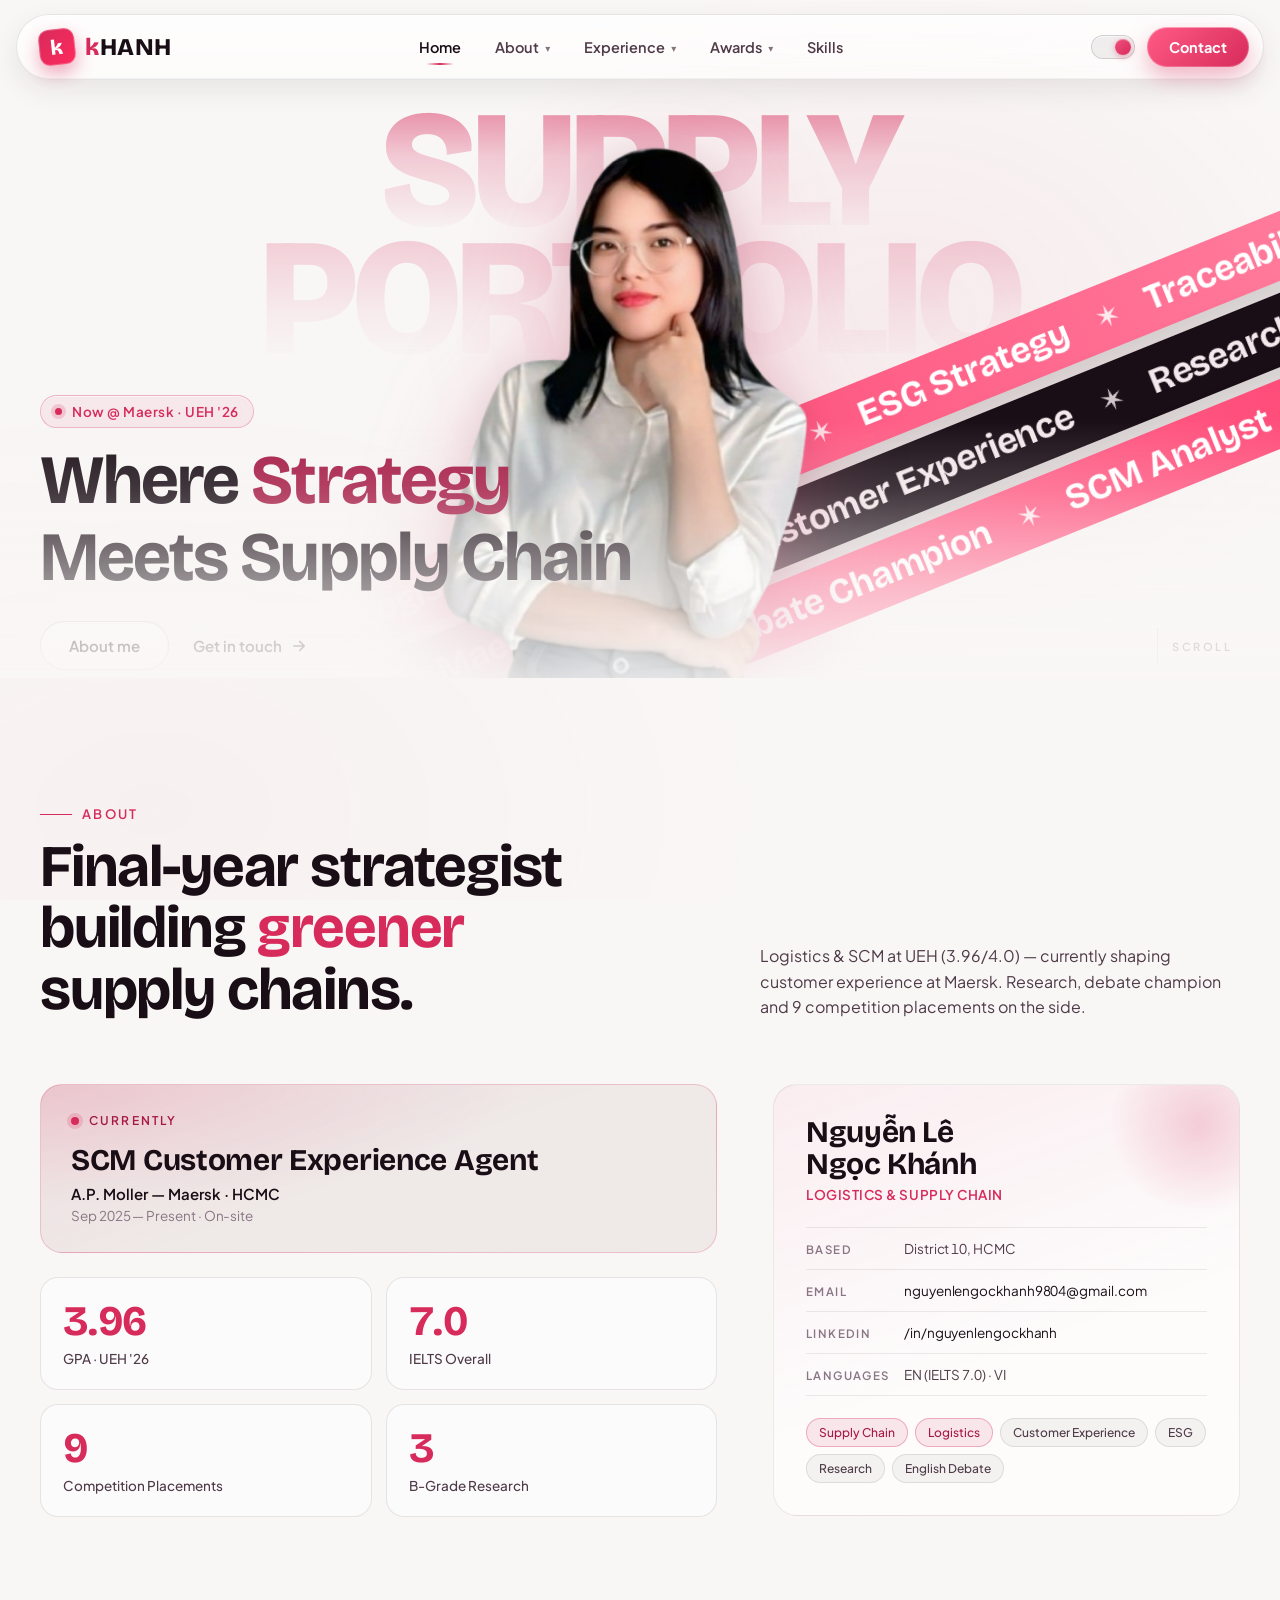
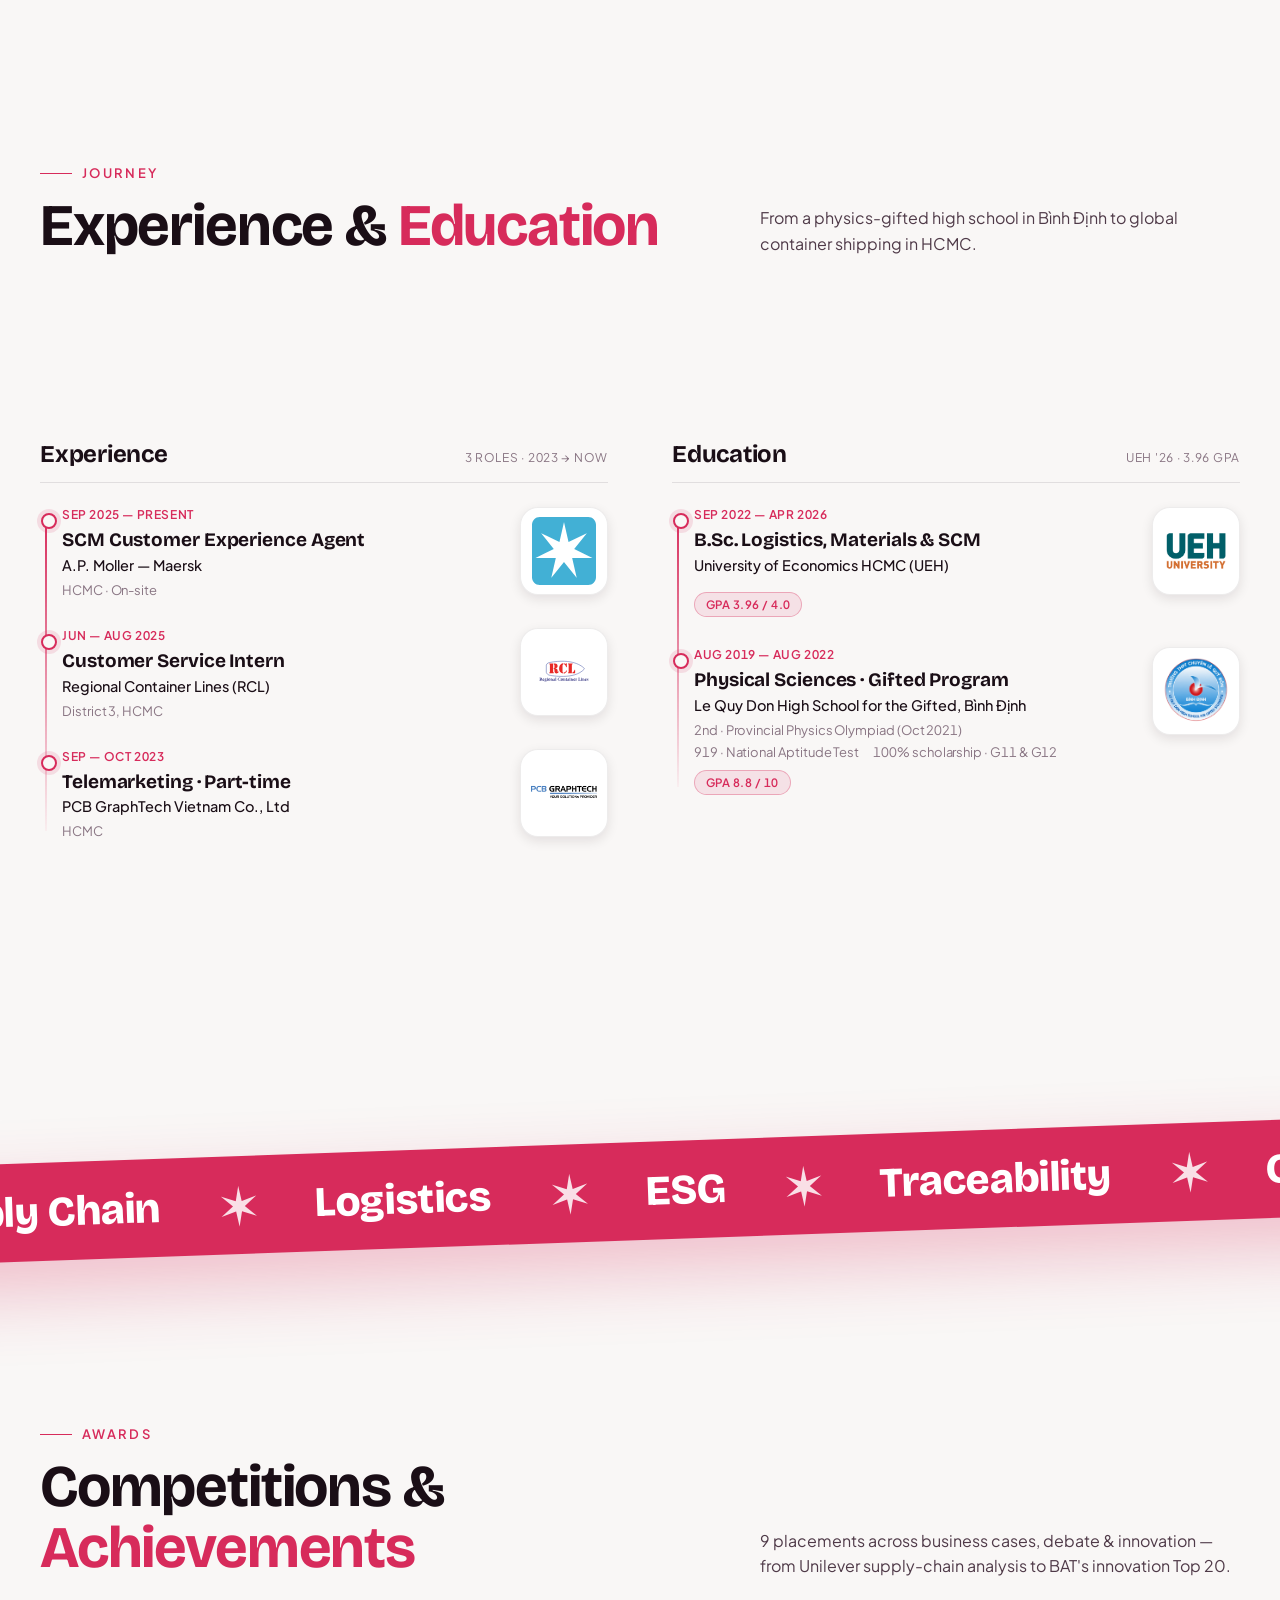
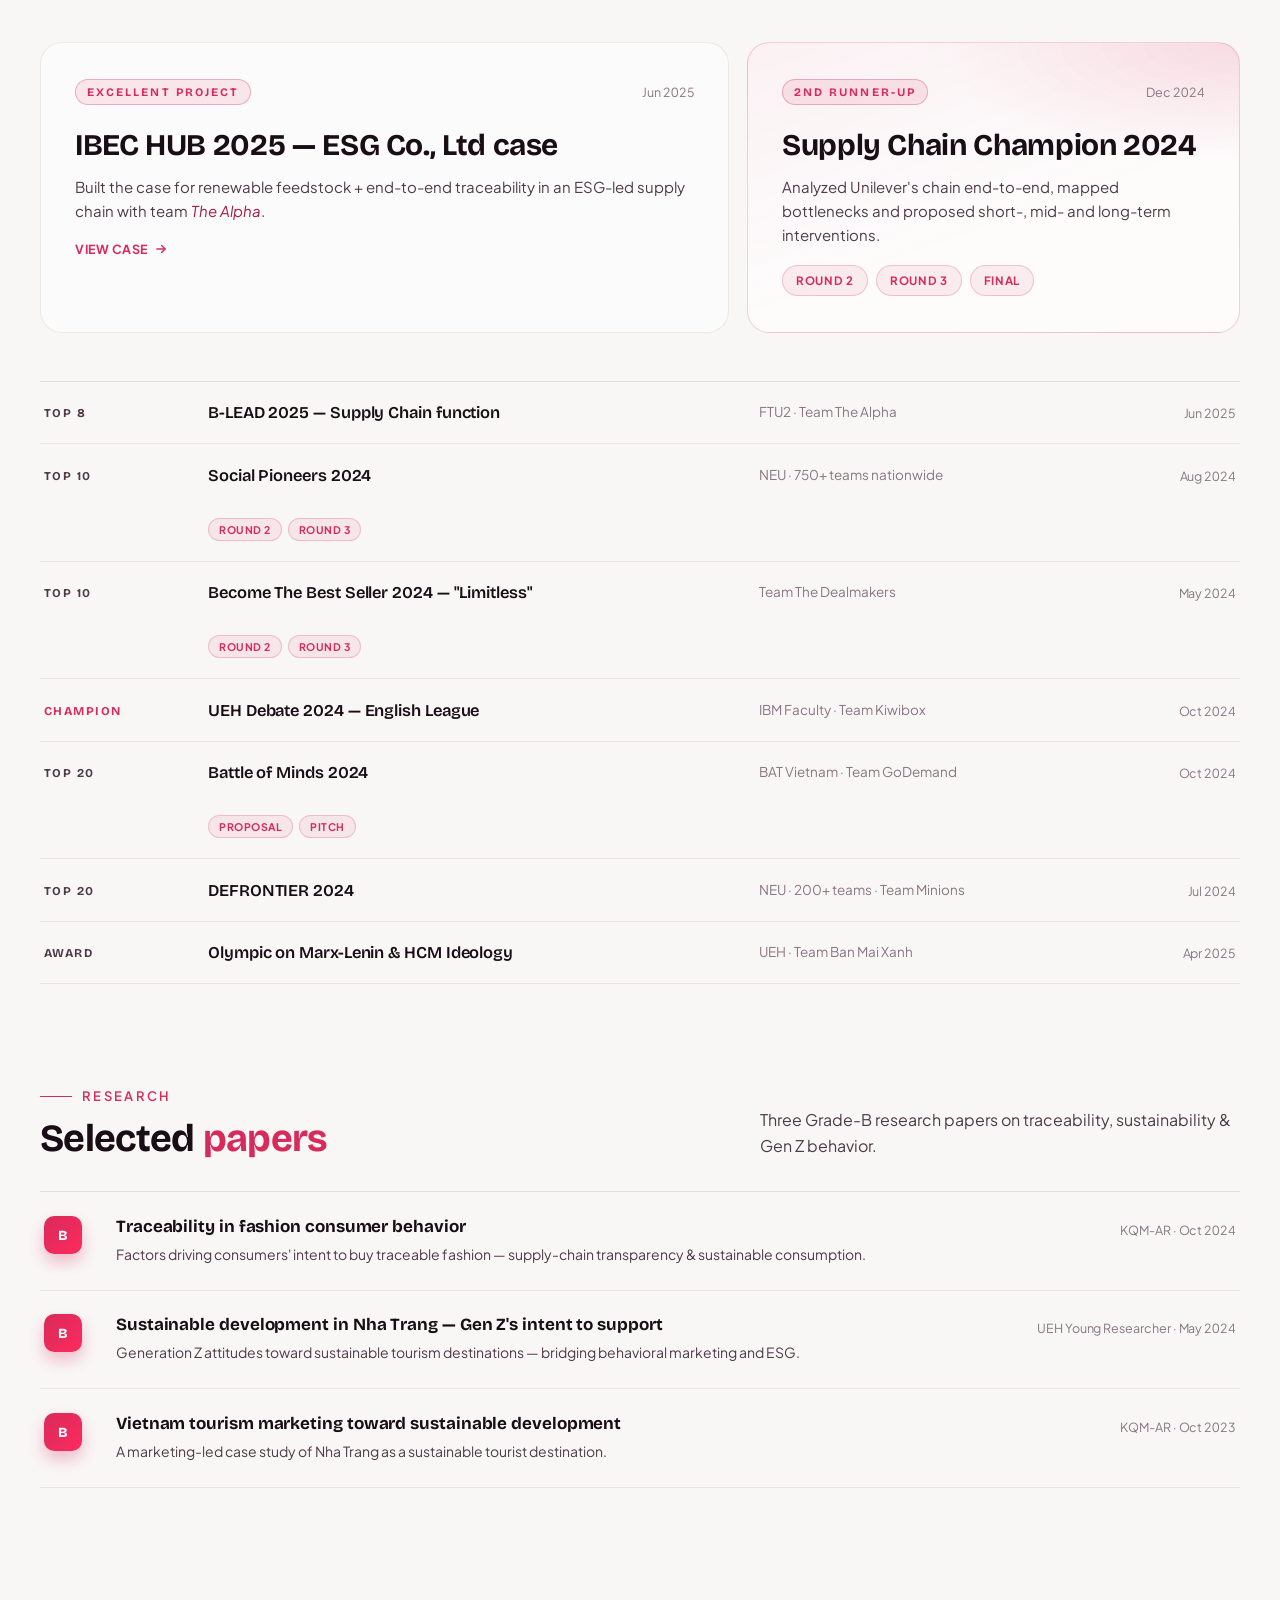
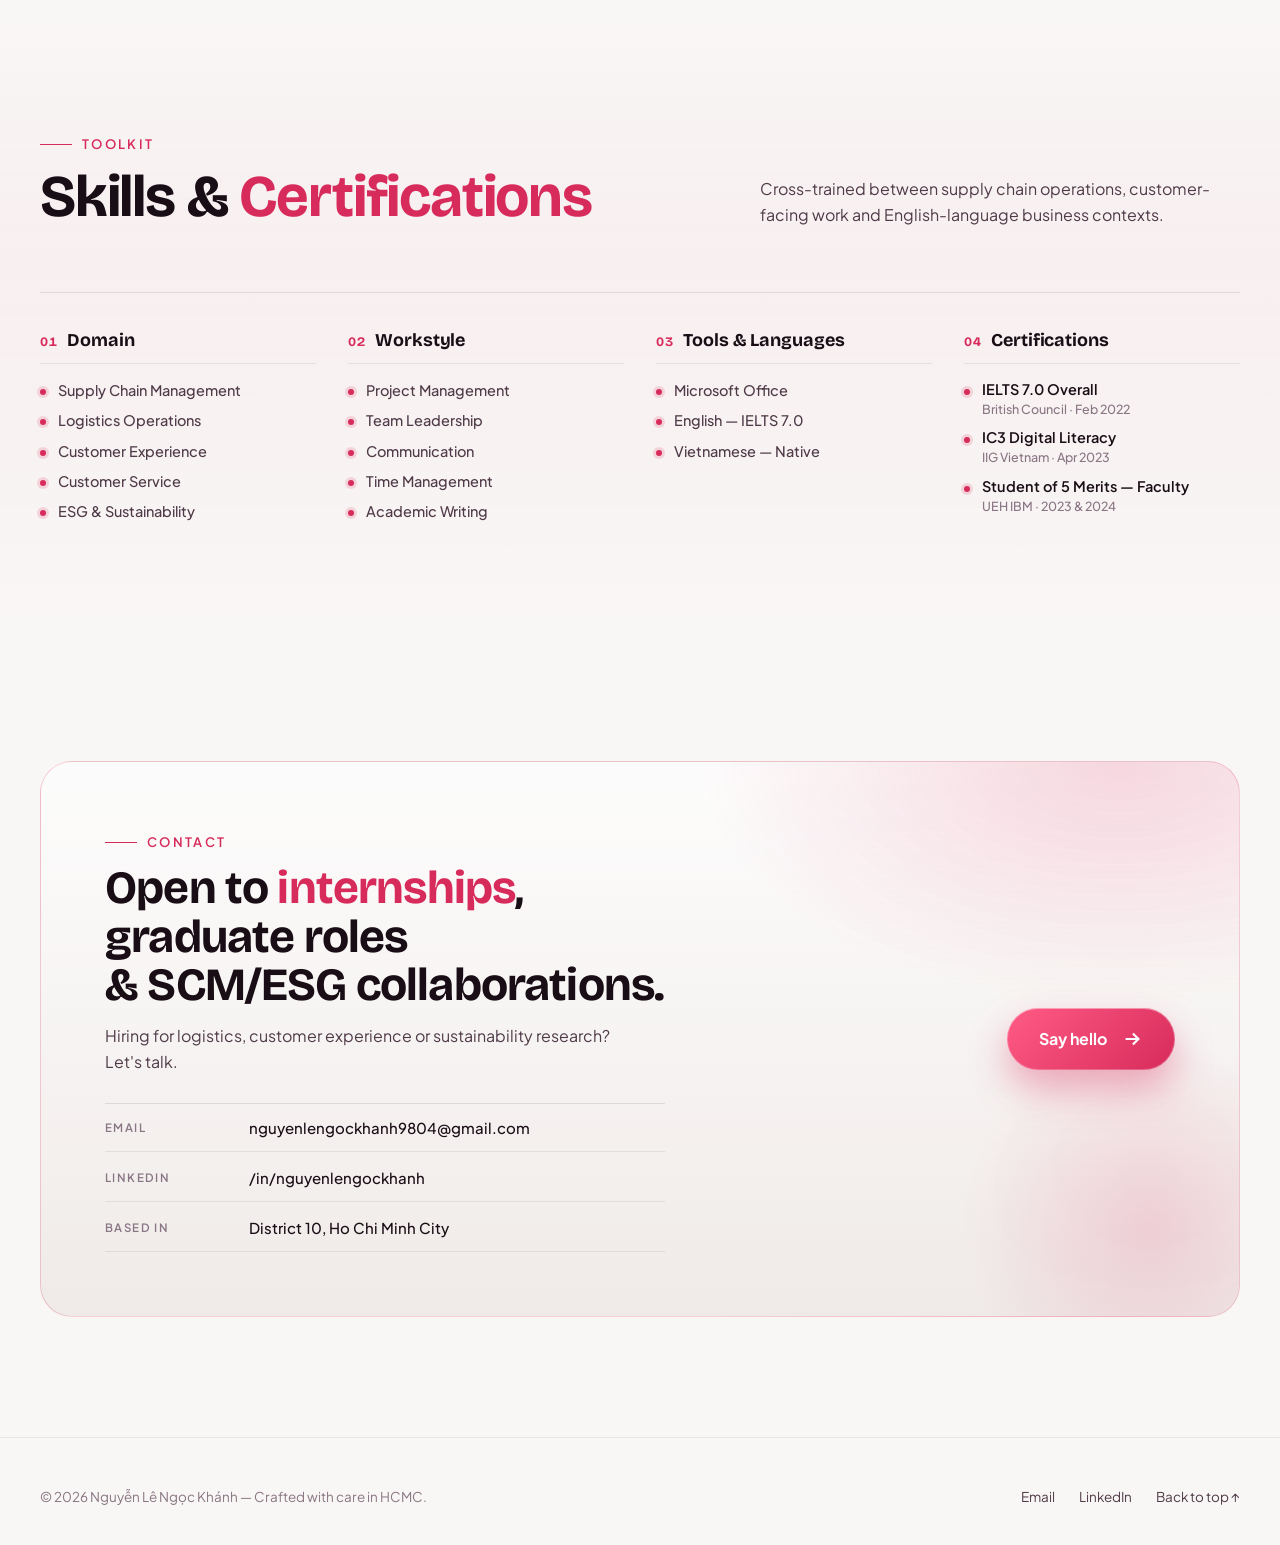
<file: index.html>
<!doctype html>
<html lang="en">
<head>
  <meta charset="utf-8" />
  <meta name="viewport" content="width=device-width, initial-scale=1" />
  <title>Khanh — Logistics & Supply Chain Portfolio</title>

  <!-- Theme bootstrap — runs before paint to prevent FOUC.
       Reads saved preference, falls back to system. Sets data-theme on <html>. -->
  <script>
    (function () {
      try {
        var t = localStorage.getItem('theme');
        if (t !== 'light' && t !== 'dark') {
          t = window.matchMedia('(prefers-color-scheme: light)').matches ? 'light' : 'dark';
        }
        if (t === 'light') document.documentElement.setAttribute('data-theme', 'light');
      } catch (e) {}
    })();
  </script>

  <!-- Fonts -->
  <link rel="preconnect" href="https://fonts.googleapis.com">
  <link rel="preconnect" href="https://fonts.gstatic.com" crossorigin>
  <link href="https://fonts.googleapis.com/css2?family=Plus+Jakarta+Sans:wght@400;500;600;700;800&family=Bricolage+Grotesque:opsz,wght@12..96,500;12..96,600;12..96,700;12..96,800&family=Caveat:wght@500;700&display=swap" rel="stylesheet">

  <!-- Styles (loaded in cascade order — theme-light last so it wins) -->
  <link rel="stylesheet" href="css/base.css">
  <link rel="stylesheet" href="css/nav.css">
  <link rel="stylesheet" href="css/hero.css">
  <link rel="stylesheet" href="css/sections.css">
  <link rel="stylesheet" href="css/skills.css">
  <link rel="stylesheet" href="css/marquee.css">
  <link rel="stylesheet" href="css/contact.css">
  <link rel="stylesheet" href="css/pdf-modal.css">
  <link rel="stylesheet" href="css/responsive.css">
  <link rel="stylesheet" href="css/theme-light.css">
</head>
<body>

  <nav class="top">
    <div class="nav-inner">
      <a class="brand" href="#top" aria-label="Home">
        <span class="brand-mark">k</span>
        <span class="brand-text"><span class="lo">k</span>HANH</span>
      </a>
      <div class="nav-links">
        <a href="#top" class="active">Home</a>
        <a href="#about">About <span class="chev">▾</span></a>
        <a href="#experience">Experience <span class="chev">▾</span></a>
        <a href="#achievements">Awards <span class="chev">▾</span></a>
        <a href="#skills">Skills</a>
      </div>
      <div class="nav-end">
        <button class="theme-toggle" type="button" aria-label="Switch to light mode" aria-pressed="false">
          <span class="theme-toggle-track" aria-hidden="true">
            <span class="theme-toggle-thumb"></span>
          </span>
        </button>
        <a class="cta" href="#contact">Contact</a>
        <button
          class="nav-burger"
          type="button"
          aria-label="Open menu"
          aria-expanded="false"
          aria-controls="mobile-menu"
        >
          <span></span><span></span><span></span>
        </button>
      </div>
    </div>
  </nav>

  <!-- Mobile menu overlay — toggled by .nav-burger via js/header-effects.js -->
  <div class="mobile-menu" id="mobile-menu" aria-hidden="true">
    <a href="#top" style="--i:0">Home</a>
    <a href="#about" style="--i:1">About</a>
    <a href="#experience" style="--i:2">Experience</a>
    <a href="#achievements" style="--i:3">Awards</a>
    <a href="#skills" style="--i:4">Skills</a>
    <a class="menu-cta" href="#contact" style="--i:5">Contact</a>
  </div>

  <header class="hero" id="top">
    <div class="wrap">
      <div class="hero-stage">

        <!-- LAYER 1 — giant ghost background text -->
        <div class="ghost-wrap" aria-hidden="true">
          <span class="ghost-title">SUPPLY</span>
          <span class="ghost-title muted">PORTFOLIO</span>
        </div>

        <!-- LAYER 2 — Portrait photo -->
        <div class="hero-portrait">
          <div class="portrait-bg"></div>
          <img
            class="portrait-photo"
            src="public/1758652083294-removebg-preview.png"
            alt="Nguyễn Lê Ngọc Khánh portrait"
            decoding="async"
            loading="eager"
          />
        </div>

        <!-- LAYER 3 — DIAGONAL SCROLLING TAPE STACK -->
        <div class="tape-stack" aria-hidden="true">
          <div class="tape tape-pink">
            <div class="tape-track">
              <span>Logistics</span><span class="ast">✶</span>
              <span>Supply Chain</span><span class="ast">✶</span>
              <span>ESG Strategy</span><span class="ast">✶</span>
              <span>Traceability</span><span class="ast">✶</span>
              <span>Logistics</span><span class="ast">✶</span>
              <span>Supply Chain</span><span class="ast">✶</span>
              <span>ESG Strategy</span><span class="ast">✶</span>
              <span>Traceability</span><span class="ast">✶</span>
            </div>
          </div>
          <div class="tape tape-dark">
            <div class="tape-track rev">
              <span class="ast">✶</span><span>Maersk Intern</span>
              <span class="ast">✶</span><span>Customer Experience</span>
              <span class="ast">✶</span><span>Researcher</span>
              <span class="ast">✶</span><span>Visual Storyteller</span>
              <span class="ast">✶</span><span>Maersk Intern</span>
              <span class="ast">✶</span><span>Customer Experience</span>
              <span class="ast">✶</span><span>Researcher</span>
              <span class="ast">✶</span><span>Visual Storyteller</span>
            </div>
          </div>
          <div class="tape tape-grad">
            <div class="tape-track slow">
              <span>Sustainability</span><span class="ast">✶</span>
              <span>Debate Champion</span><span class="ast">✶</span>
              <span>SCM Analyst</span><span class="ast">✶</span>
              <span>UEH 3.96</span><span class="ast">✶</span>
              <span>Sustainability</span><span class="ast">✶</span>
              <span>Debate Champion</span><span class="ast">✶</span>
              <span>SCM Analyst</span><span class="ast">✶</span>
              <span>UEH 3.96</span><span class="ast">✶</span>
            </div>
          </div>
        </div>

        <!-- LAYER 4 — Hero text content -->
        <div class="hero-content">
          <span class="eyebrow hero-anim" style="--i:0">
            <span class="live-dot" aria-hidden="true"></span>
            Now @ Maersk · UEH '26
          </span>

          <h1 class="h1">
            <span class="h1-line"><span class="h1-text" style="--i:1">Where <em>Strategy</em></span></span>
            <span class="h1-line"><span class="h1-text" style="--i:2">Meets Supply Chain</span></span>
          </h1>

          <div class="hero-actions hero-anim" style="--i:4">
            <a class="ghost-btn" href="#about">About me</a>
            <a class="hero-link" href="#contact">
              Get in touch
              <svg width="18" height="18" viewBox="0 0 24 24" fill="none" stroke="currentColor" stroke-width="2.2" stroke-linecap="round" stroke-linejoin="round"><path d="M5 12h14m-6-6 6 6-6 6"/></svg>
            </a>
          </div>
        </div>

        <!-- Scroll cue (bottom-right, decorative) -->
        <a class="scroll-cue hero-anim" href="#about" style="--i:5" aria-label="Scroll to about section">
          <span class="scroll-cue-track" aria-hidden="true">
            <span class="scroll-cue-thumb"></span>
          </span>
          <span class="scroll-cue-label">Scroll</span>
        </a>

      </div>
    </div>
  </header>

  <section id="about">
    <div class="wrap">
      <div class="sec-head reveal">
        <div>
          <span class="sec-tag">About</span>
          <h2 class="sec-title">Final-year strategist building <em>greener</em><br/>supply chains.</h2>
        </div>
        <p class="sec-sub">Logistics &amp; SCM at UEH (3.96/4.0) — currently shaping customer experience at Maersk. Research, debate champion and 9 competition placements on the side.</p>
      </div>

      <div class="about-grid">
        <div class="about-main stagger">
          <article class="status-card">
            <header>
              <span class="live-dot" aria-hidden="true"></span>
              <span class="status-label">Currently</span>
            </header>
            <h3 class="status-h">SCM Customer Experience Agent</h3>
            <p class="status-org">A.P. Moller — Maersk · HCMC</p>
            <p class="status-meta tabular">Sep 2025 — Present · On-site</p>
          </article>

          <div class="stats">
            <div class="stat">
              <div class="num tabular">3.96</div>
              <div class="lbl">GPA · UEH '26</div>
            </div>
            <div class="stat">
              <div class="num tabular">7.0</div>
              <div class="lbl">IELTS Overall</div>
            </div>
            <div class="stat">
              <div class="num tabular">9</div>
              <div class="lbl">Competition Placements</div>
            </div>
            <div class="stat">
              <div class="num tabular">3</div>
              <div class="lbl">B-Grade Research</div>
            </div>
          </div>
        </div>

        <aside class="about-card stagger">
          <div class="id-name">Nguyễn Lê<br/>Ngọc Khánh</div>
          <div class="id-role">Logistics &amp; Supply Chain</div>

          <ul class="id-rows tabular">
            <li>
              <span class="id-key">Based</span>
              <span>District 10, HCMC</span>
            </li>
            <li>
              <span class="id-key">Email</span>
              <a href="mailto:nguyenlengockhanh9804@gmail.com">nguyenlengockhanh9804@gmail.com</a>
            </li>
            <li>
              <span class="id-key">LinkedIn</span>
              <a href="https://linkedin.com/in/nguyenlengockhanh" target="_blank" rel="noopener">/in/nguyenlengockhanh</a>
            </li>
            <li>
              <span class="id-key">Languages</span>
              <span>EN (IELTS 7.0) · VI</span>
            </li>
          </ul>

          <div class="chips">
            <span class="chip pink">Supply Chain</span>
            <span class="chip pink">Logistics</span>
            <span class="chip">Customer Experience</span>
            <span class="chip">ESG</span>
            <span class="chip">Research</span>
            <span class="chip">English Debate</span>
          </div>
        </aside>
      </div>
    </div>
  </section>

  <section id="experience">
    <div class="wrap">
      <div class="sec-head reveal">
        <div>
          <span class="sec-tag">Journey</span>
          <h2 class="sec-title">Experience &amp; <em>Education</em></h2>
        </div>
        <p class="sec-sub">From a physics-gifted high school in Bình Định to global container shipping in HCMC.</p>
      </div>

      <div class="two-col">
        <section class="track stagger" aria-labelledby="exp-h">
          <header class="col-title">
            <h3 id="exp-h">Experience</h3>
            <span class="col-meta tabular">3 roles · 2023 → Now</span>
          </header>

          <ol class="timeline">
            <li class="t-item">
              <div class="t-logo"><img src="public/logo/MAERSK.svg" alt="Maersk" loading="lazy" decoding="async"></div>
              <div class="t-when tabular">Sep 2025 — Present</div>
              <h4 class="t-title">SCM Customer Experience Agent</h4>
              <div class="t-org">A.P. Moller — Maersk</div>
              <div class="t-meta tabular"><span>HCMC · On-site</span></div>
            </li>
            <li class="t-item">
              <div class="t-logo"><img src="public/logo/RCL.svg" alt="Regional Container Lines" loading="lazy" decoding="async"></div>
              <div class="t-when tabular">Jun — Aug 2025</div>
              <h4 class="t-title">Customer Service Intern</h4>
              <div class="t-org">Regional Container Lines (RCL)</div>
              <div class="t-meta tabular"><span>District 3, HCMC</span></div>
            </li>
            <li class="t-item">
              <div class="t-logo"><img src="public/logo/pcb.png" alt="PCB GraphTech Vietnam" loading="lazy" decoding="async"></div>
              <div class="t-when tabular">Sep — Oct 2023</div>
              <h4 class="t-title">Telemarketing · Part-time</h4>
              <div class="t-org">PCB GraphTech Vietnam Co., Ltd</div>
              <div class="t-meta tabular"><span>HCMC</span></div>
            </li>
          </ol>
        </section>

        <section class="track stagger" aria-labelledby="edu-h">
          <header class="col-title">
            <h3 id="edu-h">Education</h3>
            <span class="col-meta tabular">UEH '26 · 3.96 GPA</span>
          </header>

          <ol class="timeline">
            <li class="t-item">
              <div class="t-logo"><img src="public/logo/ueh.png" alt="University of Economics HCMC" loading="lazy" decoding="async"></div>
              <div class="t-when tabular">Sep 2022 — Apr 2026</div>
              <h4 class="t-title">B.Sc. Logistics, Materials &amp; SCM</h4>
              <div class="t-org">University of Economics HCMC (UEH)</div>
              <span class="gpa-pill tabular">GPA 3.96 / 4.0</span>
            </li>
            <li class="t-item">
              <div class="t-logo"><img src="public/logo/lequydon.png" alt="Le Quy Don High School for the Gifted" loading="lazy" decoding="async"></div>
              <div class="t-when tabular">Aug 2019 — Aug 2022</div>
              <h4 class="t-title">Physical Sciences · Gifted Program</h4>
              <div class="t-org">Le Quy Don High School for the Gifted, Bình Định</div>
              <ul class="t-meta tabular">
                <li>2nd · Provincial Physics Olympiad (Oct 2021)</li>
                <li>919 · National Aptitude Test</li>
                <li>100% scholarship · G11 &amp; G12</li>
              </ul>
              <span class="gpa-pill tabular">GPA 8.8 / 10</span>
            </li>
          </ol>
        </section>
      </div>
    </div>
  </section>

  <div class="marquee" aria-hidden="true">
    <div class="marquee-track">
      <span>Supply Chain</span><span class="star">✶</span>
      <span>Logistics</span><span class="star">✶</span>
      <span>ESG</span><span class="star">✶</span>
      <span>Traceability</span><span class="star">✶</span>
      <span>Customer Experience</span><span class="star">✶</span>
      <span>International Shipping</span><span class="star">✶</span>
      <span>Sustainability</span><span class="star">✶</span>
      <span>Supply Chain</span><span class="star">✶</span>
      <span>Logistics</span><span class="star">✶</span>
      <span>ESG</span><span class="star">✶</span>
      <span>Traceability</span><span class="star">✶</span>
      <span>Customer Experience</span><span class="star">✶</span>
      <span>International Shipping</span><span class="star">✶</span>
      <span>Sustainability</span><span class="star">✶</span>
    </div>
  </div>

  <section id="achievements">
    <div class="wrap">
      <div class="sec-head reveal">
        <div>
          <span class="sec-tag">Awards</span>
          <h2 class="sec-title">Competitions &amp; <em>Achievements</em></h2>
        </div>
        <p class="sec-sub">9 placements across business cases, debate &amp; innovation — from Unilever supply-chain analysis to BAT's innovation Top 20.</p>
      </div>

      <div class="ach-featured stagger">
        <article
          class="ach-hero"
          data-pdf-trigger="public/competition/ibec/IBQ.pdf"
          data-pdf-title="IBEC HUB 2025 · The Alpha — Round 3 deck"
          role="button"
          tabindex="0"
          aria-haspopup="dialog"
        >
          <div class="ach-hero-meta">
            <span class="ach-trophy">Excellent Project</span>
            <span class="ach-year tabular">Jun 2025</span>
          </div>
          <h3>IBEC HUB 2025 — ESG Co., Ltd case</h3>
          <p>Built the case for renewable feedstock + end-to-end traceability in an ESG-led supply chain with team <em>The Alpha</em>.</p>
          <span class="ach-cta">
            View case
            <svg width="14" height="14" viewBox="0 0 24 24" fill="none" stroke="currentColor" stroke-width="2.4" stroke-linecap="round" stroke-linejoin="round" aria-hidden="true">
              <path d="M5 12h14"/><path d="m13 6 6 6-6 6"/>
            </svg>
          </span>
        </article>

        <article class="ach-hero alt">
          <div class="ach-hero-meta">
            <span class="ach-trophy">2nd Runner-up</span>
            <span class="ach-year tabular">Dec 2024</span>
          </div>
          <h3>Supply Chain Champion 2024</h3>
          <p>Analyzed Unilever's chain end-to-end, mapped bottlenecks and proposed short-, mid- and long-term interventions.</p>
          <div class="ach-cases">
            <button
              type="button"
              class="ach-case-btn"
              data-pdf-trigger="public/competition/scc/r2.pdf"
              data-pdf-title="Supply Chain Champion 2024 — Round 2"
              aria-haspopup="dialog"
            >Round 2</button>
            <button
              type="button"
              class="ach-case-btn"
              data-pdf-trigger="public/competition/scc/r3.pdf"
              data-pdf-title="Supply Chain Champion 2024 — Round 3"
              aria-haspopup="dialog"
            >Round 3</button>
            <button
              type="button"
              class="ach-case-btn"
              data-pdf-trigger="public/competition/scc/r4.pdf"
              data-pdf-title="Supply Chain Champion 2024 — Final"
              aria-haspopup="dialog"
            >Final</button>
          </div>
        </article>
      </div>

      <ul class="ach-list stagger">
        <li class="ach-row">
          <span class="ach-rank">Top 8</span>
          <span class="ach-name">B-LEAD 2025 — Supply Chain function</span>
          <span class="ach-host">FTU2 · Team The Alpha</span>
          <span class="ach-when tabular">Jun 2025</span>
        </li>
        <li class="ach-row">
          <span class="ach-rank">Top 10</span>
          <span class="ach-name">Social Pioneers 2024</span>
          <span class="ach-host">NEU · 750+ teams nationwide</span>
          <span class="ach-when tabular">Aug 2024</span>
          <div class="ach-row-docs">
            <button type="button" class="ach-case-btn compact"
              data-pdf-trigger="public/competition/social_pioneer/r2.pdf"
              data-pdf-title="Social Pioneers 2024 — Round 2"
              aria-haspopup="dialog">Round 2</button>
            <button type="button" class="ach-case-btn compact"
              data-pdf-trigger="public/competition/social_pioneer/r3.pdf"
              data-pdf-title="Social Pioneers 2024 — Round 3"
              aria-haspopup="dialog">Round 3</button>
          </div>
        </li>
        <li class="ach-row">
          <span class="ach-rank">Top 10</span>
          <span class="ach-name">Become The Best Seller 2024 — "Limitless"</span>
          <span class="ach-host">Team The Dealmakers</span>
          <span class="ach-when tabular">May 2024</span>
          <div class="ach-row-docs">
            <button type="button" class="ach-case-btn compact"
              data-pdf-trigger="public/competition/become_the_best/r2.pdf"
              data-pdf-title="Become The Best Seller 2024 — Round 2"
              aria-haspopup="dialog">Round 2</button>
            <button type="button" class="ach-case-btn compact"
              data-pdf-trigger="public/competition/become_the_best/r3.pdf"
              data-pdf-title="Become The Best Seller 2024 — Round 3"
              aria-haspopup="dialog">Round 3</button>
          </div>
        </li>
        <li class="ach-row">
          <span class="ach-rank pink">Champion</span>
          <span class="ach-name">UEH Debate 2024 — English League</span>
          <span class="ach-host">IBM Faculty · Team Kiwibox</span>
          <span class="ach-when tabular">Oct 2024</span>
        </li>
        <li class="ach-row">
          <span class="ach-rank">Top 20</span>
          <span class="ach-name">Battle of Minds 2024</span>
          <span class="ach-host">BAT Vietnam · Team GoDemand</span>
          <span class="ach-when tabular">Oct 2024</span>
          <div class="ach-row-docs">
            <button type="button" class="ach-case-btn compact"
              data-pdf-trigger="public/competition/battle_of_mind/PROPOSAL.pdf"
              data-pdf-title="Battle of Minds 2024 — Proposal"
              aria-haspopup="dialog">Proposal</button>
            <button type="button" class="ach-case-btn compact"
              data-pdf-trigger="public/competition/battle_of_mind/Pitch.pdf"
              data-pdf-title="Battle of Minds 2024 — Pitch"
              aria-haspopup="dialog">Pitch</button>
          </div>
        </li>
        <li class="ach-row">
          <span class="ach-rank">Top 20</span>
          <span class="ach-name">DEFRONTIER 2024</span>
          <span class="ach-host">NEU · 200+ teams · Team Minions</span>
          <span class="ach-when tabular">Jul 2024</span>
        </li>
        <li class="ach-row">
          <span class="ach-rank">Award</span>
          <span class="ach-name">Olympic on Marx-Lenin &amp; HCM Ideology</span>
          <span class="ach-host">UEH · Team Ban Mai Xanh</span>
          <span class="ach-when tabular">Apr 2025</span>
        </li>
      </ul>

      <div class="research-wrap reveal">
        <header class="research-head">
          <div>
            <span class="sec-tag">Research</span>
            <h3 class="research-title">Selected <em>papers</em></h3>
          </div>
          <p class="sec-sub">Three Grade-B research papers on traceability, sustainability &amp; Gen Z behavior.</p>
        </header>

        <ol class="research-list stagger">
          <li class="research-row">
            <span class="r-grade">B</span>
            <div class="r-body">
              <h4>Traceability in fashion consumer behavior</h4>
              <p>Factors driving consumers' intent to buy traceable fashion — supply-chain transparency &amp; sustainable consumption.</p>
            </div>
            <span class="r-meta tabular">KQM-AR · Oct 2024</span>
          </li>
          <li class="research-row">
            <span class="r-grade">B</span>
            <div class="r-body">
              <h4>Sustainable development in Nha Trang — Gen Z's intent to support</h4>
              <p>Generation Z attitudes toward sustainable tourism destinations — bridging behavioral marketing and ESG.</p>
            </div>
            <span class="r-meta tabular">UEH Young Researcher · May 2024</span>
          </li>
          <li class="research-row">
            <span class="r-grade">B</span>
            <div class="r-body">
              <h4>Vietnam tourism marketing toward sustainable development</h4>
              <p>A marketing-led case study of Nha Trang as a sustainable tourist destination.</p>
            </div>
            <span class="r-meta tabular">KQM-AR · Oct 2023</span>
          </li>
        </ol>
      </div>
    </div>
  </section>

  <section id="skills" class="skills">
    <div class="wrap">
      <div class="sec-head reveal">
        <div>
          <span class="sec-tag">Toolkit</span>
          <h2 class="sec-title">Skills &amp; <em>Certifications</em></h2>
        </div>
        <p class="sec-sub">Cross-trained between supply chain operations, customer-facing work and English-language business contexts.</p>
      </div>

      <div class="skill-groups stagger">
        <article class="skill-col">
          <header>
            <span class="skill-num tabular">01</span>
            <h4 class="skill-h">Domain</h4>
          </header>
          <ul>
            <li>Supply Chain Management</li>
            <li>Logistics Operations</li>
            <li>Customer Experience</li>
            <li>Customer Service</li>
            <li>ESG &amp; Sustainability</li>
          </ul>
        </article>

        <article class="skill-col">
          <header>
            <span class="skill-num tabular">02</span>
            <h4 class="skill-h">Workstyle</h4>
          </header>
          <ul>
            <li>Project Management</li>
            <li>Team Leadership</li>
            <li>Communication</li>
            <li>Time Management</li>
            <li>Academic Writing</li>
          </ul>
        </article>

        <article class="skill-col">
          <header>
            <span class="skill-num tabular">03</span>
            <h4 class="skill-h">Tools &amp; Languages</h4>
          </header>
          <ul>
            <li>Microsoft Office</li>
            <li>English — IELTS 7.0</li>
            <li>Vietnamese — Native</li>
          </ul>
        </article>

        <article class="skill-col">
          <header>
            <span class="skill-num tabular">04</span>
            <h4 class="skill-h">Certifications</h4>
          </header>
          <ul class="cert-list">
            <li>
              <b>IELTS 7.0 Overall</b>
              <i>British Council · Feb 2022</i>
            </li>
            <li>
              <b>IC3 Digital Literacy</b>
              <i>IIG Vietnam · Apr 2023</i>
            </li>
            <li>
              <b>Student of 5 Merits — Faculty</b>
              <i>UEH IBM · 2023 &amp; 2024</i>
            </li>
          </ul>
        </article>
      </div>
    </div>
  </section>

  <section id="contact" class="contact">
    <div class="wrap">
      <div class="contact-card reveal">
        <div class="contact-grid">
          <div class="contact-copy">
            <span class="sec-tag">Contact</span>
            <h2 class="contact-h">Open to <em>internships</em>, graduate roles<br/>&amp; SCM/ESG collaborations.</h2>
            <p class="contact-p">Hiring for logistics, customer experience or sustainability research? Let's talk.</p>

            <ul class="contact-info">
              <li>
                <a class="ci-item" href="mailto:nguyenlengockhanh9804@gmail.com">
                  <small>Email</small>
                  <span>nguyenlengockhanh9804@gmail.com</span>
                </a>
              </li>
              <li>
                <a class="ci-item" href="https://linkedin.com/in/nguyenlengockhanh" target="_blank" rel="noopener">
                  <small>LinkedIn</small>
                  <span>/in/nguyenlengockhanh</span>
                </a>
              </li>
              <li>
                <span class="ci-item static">
                  <small>Based in</small>
                  <span>District 10, Ho Chi Minh City</span>
                </span>
              </li>
            </ul>
          </div>

          <a class="big-cta" href="mailto:nguyenlengockhanh9804@gmail.com">
            Say hello
            <svg width="22" height="22" viewBox="0 0 24 24" fill="none" stroke="currentColor" stroke-width="2.4"><path d="M5 12h14m-6-6 6 6-6 6"/></svg>
          </a>
        </div>
      </div>
    </div>
  </section>

  <footer>
    <div class="wrap foot">
      <div>© 2026 Nguyễn Lê Ngọc Khánh — Crafted with care in HCMC.</div>
      <div style="display:flex;gap:24px">
        <a href="mailto:nguyenlengockhanh9804@gmail.com">Email</a>
        <a href="https://linkedin.com/in/nguyenlengockhanh" target="_blank" rel="noopener">LinkedIn</a>
        <a href="#top">Back to top ↑</a>
      </div>
    </div>
  </footer>

  <!-- PDF viewer modal — opened by any [data-pdf-trigger] via js/pdf-modal.js -->
  <div class="pdf-modal" id="pdf-modal" aria-hidden="true">
    <div
      class="pdf-modal-panel"
      role="dialog"
      aria-modal="true"
      aria-labelledby="pdf-modal-title"
    >
      <header class="pdf-modal-head">
        <span class="pdf-modal-title" id="pdf-modal-title">Project document</span>
        <a
          class="pdf-modal-open"
          href="#"
          target="_blank"
          rel="noopener"
          aria-label="Open in new tab"
          title="Open in new tab"
        >
          <svg width="16" height="16" viewBox="0 0 24 24" fill="none" stroke="currentColor" stroke-width="2" stroke-linecap="round" stroke-linejoin="round" aria-hidden="true">
            <path d="M14 3h7v7"/>
            <path d="M21 3l-9 9"/>
            <path d="M21 13v6a2 2 0 0 1-2 2H5a2 2 0 0 1-2-2V5a2 2 0 0 1 2-2h6"/>
          </svg>
        </a>
        <button
          class="pdf-modal-close"
          type="button"
          aria-label="Close PDF viewer"
          title="Close"
        >
          <svg width="16" height="16" viewBox="0 0 24 24" fill="none" stroke="currentColor" stroke-width="2.2" stroke-linecap="round" aria-hidden="true">
            <path d="M18 6L6 18"/><path d="M6 6l12 12"/>
          </svg>
        </button>
      </header>
      <iframe class="pdf-modal-frame" title="Project document"></iframe>
    </div>
  </div>

  <script src="js/header-effects.js"></script>
  <script src="js/scroll-reveal.js"></script>
  <script src="js/theme-toggle.js"></script>
  <script src="js/pdf-modal.js"></script>
</body>
</html>
</file>
<file: css/base.css>
:root{
  color-scheme: dark;
  --bg:        #07061a;
  --bg-2:      #0c0a24;
  --bg-3:      #131233;
  --ink:       #ffffff;
  --ink-dim:   #b9b8d3;
  --ink-mute:  #6f6e8f;
  --pink:      #ff4d77;
  --pink-2:    #ff7a99;
  --pink-soft: #ffb1c4;
  --blue:      #3aa8d8;
  --blue-2:    #54c1ec;
  --line:        rgba(255,255,255,0.08);
  --line-soft:   rgba(255,255,255,0.06);
  --line-strong: rgba(255,255,255,0.14);
  --card:      rgba(255,255,255,0.04);
  --card-2:    rgba(255,255,255,0.06);

  /* Pink RGB triplet (used in rgba() for theme-aware glows) */
  --pink-rgb:   255, 77, 119;
  /* Ink RGB triplet (used in rgba() for theme-aware shadows/borders) */
  --ink-rgb:    255, 255, 255;
  --shade-rgb:  7, 6, 26;

  /* Easing curves — strong custom variants per design-eng best practice.
     Built-in CSS easings lack punch; these have intentional weight. */
  --ease-out:    cubic-bezier(.23, 1, .32, 1);     /* responsive UI feedback */
  --ease-in-out: cubic-bezier(.77, 0, .175, 1);    /* on-screen movement */
  --ease-drawer: cubic-bezier(.32, .72, 0, 1);     /* iOS-style drawer */
}

/* ── LIGHT THEME ─────────────────────────────────────────────────────────
   OKLCH-derived: warm off-white tinted toward rose 12° but with low chroma
   (≈.003–.011) so the surface reads as warm cream rather than pink.
   Pink saturates a touch deeper for AA contrast against the neutral cream.
   Color strategy: Restrained — neutrals carry the surface, pink is the only
   accent (≤10% area), reserved for emphasis, status, dots, CTAs. */
:root[data-theme="light"]{
  color-scheme: light;
  --bg:        #f9f7f6;   /* oklch(.984 .003 12)  warm off-white */
  --bg-2:      #efeae8;   /* oklch(.94  .007 12)  cream */
  --bg-3:      #e4dcd9;   /* oklch(.89  .011 12)  warm beige card surface */
  --ink:       #1a0e16;   /* oklch(.18  .025 350) charcoal w/ pink tint */
  --ink-dim:   #4f3a48;   /* oklch(.42  .022 350) */
  --ink-mute:  #897583;   /* oklch(.60  .018 350) */
  --pink:      #d72b5b;   /* oklch(.58  .22  12)  AA on cream */
  --pink-2:    #f0507d;   /* oklch(.68  .18  12) */
  --pink-soft: #a51a44;   /* oklch(.46  .20  12)  for inline em emphasis */
  --blue:      #1f7da6;
  --blue-2:    #2a9bcb;
  --line:        rgba(26,14,22,0.10);
  --line-soft:   rgba(26,14,22,0.06);
  --line-strong: rgba(26,14,22,0.18);
  --card:      rgba(255,255,255,0.55);
  --card-2:    rgba(255,255,255,0.78);
  --pink-rgb:  215, 43, 91;
  --ink-rgb:   26, 14, 22;
  --shade-rgb: 249, 247, 246;
}

*{box-sizing:border-box}
html{
  scroll-behavior:smooth;
  scroll-padding-top:96px;
  /* Clip — not hidden — so we don't create a scroll container that would
     break `position:sticky` on the nav. Catches rotated/negatively-margined
     decoration (marquee, tape-stack) that escapes body's overflow-x. */
  overflow-x:clip;
}
html,body{margin:0;background:var(--bg);color:var(--ink);font-family:'Plus Jakarta Sans',system-ui,sans-serif;-webkit-font-smoothing:antialiased;text-rendering:optimizeLegibility}
body{overflow-x:clip}
a{color:inherit;text-decoration:none}
img{max-width:100%;display:block}

/* ── UTILITIES ───────────────────────────────────────────────────────── */

/* Tabular numbers — vital for stats, dates, GPAs (no jitter on hover) */
.tabular{font-variant-numeric:tabular-nums;letter-spacing:-.005em}

/* Live status indicator */
.live-dot{
  display:inline-block;width:8px;height:8px;border-radius:50%;
  background:var(--pink);
  box-shadow:0 0 0 4px rgba(var(--pink-rgb),.18);
  animation:live-pulse 1.8s ease-in-out infinite;
  vertical-align:middle;
}
@keyframes live-pulse{
  0%,100%{opacity:1;transform:scale(1)}
  50%    {opacity:.55;transform:scale(.92)}
}

/* Scroll-reveal: single block fades + lifts */
.reveal{
  opacity:0;transform:translateY(28px);
  transition:opacity .8s cubic-bezier(.16,1,.3,1), transform .8s cubic-bezier(.16,1,.3,1);
  will-change:transform,opacity;
}
.reveal.in{opacity:1;transform:translateY(0)}

/* Scroll-reveal: stagger children */
.stagger > *{
  opacity:0;transform:translateY(20px);
  transition:opacity .65s cubic-bezier(.16,1,.3,1), transform .65s cubic-bezier(.16,1,.3,1);
  will-change:transform,opacity;
}
.stagger.in > *{opacity:1;transform:translateY(0)}
.stagger.in > *:nth-child(1){transition-delay:0ms}
.stagger.in > *:nth-child(2){transition-delay:80ms}
.stagger.in > *:nth-child(3){transition-delay:160ms}
.stagger.in > *:nth-child(4){transition-delay:240ms}
.stagger.in > *:nth-child(5){transition-delay:320ms}
.stagger.in > *:nth-child(6){transition-delay:400ms}
.stagger.in > *:nth-child(7){transition-delay:480ms}
.stagger.in > *:nth-child(8){transition-delay:560ms}
.stagger.in > *:nth-child(9){transition-delay:640ms}

@media (prefers-reduced-motion: reduce){
  html{scroll-behavior:auto}
  .reveal,.stagger > *{transition:none;transform:none;opacity:1}
  .live-dot{animation:none}
}

/* Decorative noise + radial glow — theme-aware via --pink-rgb */
body::before{
  content:"";
  position:fixed;inset:0;
  background:
    radial-gradient(700px 500px at 70% 35%, rgba(var(--pink-rgb),.12), transparent 70%);
  pointer-events:none;z-index:0;
  transition:background .4s ease;
}
body::after{
  content:"";
  position:fixed;inset:0;
  background-image:url("data:image/svg+xml;utf8,<svg xmlns='http://www.w3.org/2000/svg' width='180' height='180'><filter id='n'><feTurbulence baseFrequency='0.9' numOctaves='2' stitchTiles='stitch'/><feColorMatrix values='0 0 0 0 1  0 0 0 0 1  0 0 0 0 1  0 0 0 0.5 0'/></filter><rect width='100%' height='100%' filter='url(%23n)' opacity='0.5'/></svg>");
  opacity:.035;mix-blend-mode:overlay;pointer-events:none;z-index:1;
}
:root[data-theme="light"] body::before{
  /* Softened pink wash — keeps the warm aura without flooding the cream. */
  background:
    radial-gradient(700px 500px at 70% 35%, rgba(var(--pink-rgb),.06), transparent 70%),
    radial-gradient(900px 600px at 12% 90%, rgba(var(--pink-rgb),.03), transparent 70%);
}
:root[data-theme="light"] body::after{ opacity:.022; mix-blend-mode:multiply; }

/* ── VIEW-TRANSITION ─────────────────────────────────────────────────────
   Smooth crossfade when toggling theme on supported browsers. */
::view-transition-old(root),
::view-transition-new(root){
  animation-duration:280ms;
  animation-timing-function:var(--ease-out);
}

.wrap{max-width:1320px;margin:0 auto;padding:0 40px;position:relative;z-index:2}

/* Caveat handwriting */
.handwrite{font-family:'Caveat',cursive;color:var(--blue-2);font-size:24px;font-weight:600}
</file>
<file: css/nav.css>
/* ─────────────────────────────────────────────────────────────────────────
   Floating "liquid drop" header
   • Default: a wide pill floating near the top.
   • Scrolled: the pill morphs into a small island, deeper glass, pink-tinted
     shadow. Spring easing gives the liquid-drop overshoot.
   • Class .scrolled toggled by js/header-effects.js (IntersectionObserver).

   PERF NOTE — only the OUTER .nav-inner morphs. Child elements (brand,
   nav-links, theme-toggle, cta) keep fixed dimensions, so the browser only
   redistributes flex space within the container once per frame instead of
   relaying out 6+ siblings in parallel. That's the difference between a
   smooth morph and the multi-property reflow storm we had before.
   ───────────────────────────────────────────────────────────────────────── */

:root{
  /* Liquid spring used by the nav morph & burger lines. */
  --nav-spring: cubic-bezier(.34, 1.56, .64, 1);
}

nav.top{
  position:sticky;
  top:14px;
  z-index:50;
  padding:0 16px;
  pointer-events:none;
  transition:top .55s var(--nav-spring);
}

.nav-inner{
  pointer-events:auto;
  display:flex;align-items:center;justify-content:space-between;
  gap:24px;
  max-width:1320px;
  margin:0 auto;
  padding:12px 14px 12px 22px;
  border-radius:999px;

  /* Liquid glass — constant blur, only tint/border/shadow morph between states */
  background:linear-gradient(180deg, rgba(11,10,26,0.55), rgba(11,10,26,0.38));
  -webkit-backdrop-filter:blur(22px) saturate(150%);
          backdrop-filter:blur(22px) saturate(150%);
  border:1px solid rgba(255,255,255,0.08);
  box-shadow:
    inset 0 1px 0 rgba(255,255,255,0.07),
    inset 0 -1px 0 rgba(0,0,0,0.18),
    0 10px 30px rgba(0,0,0,0.25);

  /* Single source of morph. max-width is the only layout property animated;
     children stay static so the reflow stays cheap. Paint-only props
     (background/border/shadow) cross-fade slightly faster than the shrink
     so the morph feels "settled" before the color finishes. */
  transition:
    max-width    .62s var(--nav-spring),
    background   .35s ease,
    border-color .35s ease,
    box-shadow   .4s cubic-bezier(.16, 1, .3, 1);
}

/* SCROLLED — narrower pill, denser glass, pink-tinted drop shadow.
   Width is sized to comfortably contain brand + 5 nav-links + theme-toggle
   + CTA without spilling the rightmost pill out of the nav-inner's curve.
   We also tighten the inter-link gap so the shrink reads as "densify",
   not just "got smaller". */
nav.top.scrolled{
  top:10px;
}
nav.top.scrolled .nav-inner{
  max-width:960px;
  background:linear-gradient(180deg, rgba(11,10,26,0.78), rgba(11,10,26,0.6));
  border-color:rgba(255,255,255,0.12);
  box-shadow:
    inset 0 1px 0 rgba(255,255,255,0.1),
    inset 0 -1px 0 rgba(0,0,0,0.25),
    0 14px 40px rgba(0,0,0,0.4),
    0 4px 18px rgba(255,77,119,0.18);
}
nav.top.scrolled .nav-links{gap:24px}

/* ── Brand ──────────────────────────────────────────────────────────────
   Dimensions stay fixed across states; only the mark's rotation morphs.
   That's a GPU-only transform — adds character without costing a relayout. */
.brand{
  display:flex;align-items:center;gap:10px;
  font-family:'Bricolage Grotesque',sans-serif;
  font-weight:800;font-size:24px;letter-spacing:.5px;
}
.brand-mark{
  width:36px;height:36px;
  display:grid;place-items:center;
  border-radius:10px;
  background:linear-gradient(135deg,var(--pink),#ff2a5d);
  box-shadow:
    0 8px 20px rgba(255,77,119,.45),
    inset 0 0 0 1px rgba(255,255,255,.18);
  font-family:'Bricolage Grotesque',sans-serif;
  font-weight:800;color:#fff;font-size:21px;
  transform:rotate(-6deg);
  transition:transform .55s var(--nav-spring);
}
.brand-text{font-family:'Bricolage Grotesque',sans-serif}
.brand-text .lo{color:var(--pink)}

nav.top.scrolled .brand-mark{
  transform:rotate(-12deg);
}

/* ── Nav links (desktop only) ───────────────────────────────────────── */
.nav-links{
  display:flex;align-items:center;gap:30px;
  font-weight:600;font-size:14.5px;color:var(--ink-dim);
}
.nav-links a{
  position:relative;display:inline-flex;align-items:center;gap:6px;
  padding:6px 2px;
  transition:color .2s;
}
.nav-links a::after{
  content:"";position:absolute;left:0;right:0;bottom:-2px;height:1.5px;
  background:linear-gradient(90deg, transparent, var(--pink), transparent);
  transform:scaleX(0);transform-origin:center;
  transition:transform .35s cubic-bezier(.16, 1, .3, 1);
}
.nav-links a:hover{color:#fff}
.nav-links a:hover::after{transform:scaleX(1)}
.nav-links a.active{color:#fff}
.nav-links a.active::after{transform:scaleX(.6)}
.nav-links .chev{opacity:.7;font-size:10px;margin-top:2px}

/* ── Right cluster: theme toggle + CTA + burger ─────────────────────── */
.nav-end{
  display:flex;align-items:center;gap:12px;
}

/* Theme toggle — slim pill, thumb slides on toggle */
.theme-toggle{
  position:relative;
  width:44px;height:24px;
  border-radius:999px;
  border:0;background:transparent;padding:0;cursor:pointer;
  display:inline-flex;align-items:center;justify-content:center;
  transition:transform 160ms var(--ease-out);
}
.theme-toggle:active{transform:scale(.94)}
.theme-toggle:focus-visible{outline:2px solid var(--pink);outline-offset:3px;border-radius:999px}

.theme-toggle-track{
  position:relative;display:block;
  width:100%;height:100%;
  border-radius:999px;
  background:rgba(255,255,255,.08);
  border:1px solid rgba(255,255,255,.14);
  box-shadow:inset 0 1px 0 rgba(255,255,255,.06);
  transition:background 220ms ease, border-color 220ms ease;
}
.theme-toggle-thumb{
  position:absolute;top:50%;left:3px;
  width:16px;height:16px;border-radius:50%;
  background:linear-gradient(135deg, var(--pink-2), var(--pink));
  transform:translateY(-50%);
  box-shadow:
    0 2px 6px rgba(255,77,119,.45),
    inset 0 1px 0 rgba(255,255,255,.35);
  transition:
    left 260ms var(--nav-spring),
    background 220ms ease,
    box-shadow 220ms ease;
}
[data-theme="light"] .theme-toggle-track{
  background:rgba(var(--ink-rgb),.06);
  border-color:rgba(var(--ink-rgb),.14);
  box-shadow:inset 0 1px 0 rgba(255,255,255,.6);
}
[data-theme="light"] .theme-toggle-thumb{
  left:calc(100% - 19px);
  box-shadow:
    0 2px 6px rgba(var(--pink-rgb),.40),
    inset 0 1px 0 rgba(255,255,255,.35);
}

/* CTA pill — static across scroll states */
.cta{
  background:linear-gradient(135deg,#ff5b85,var(--pink));
  color:#fff;font-weight:700;font-size:14.5px;
  padding:11px 22px;border-radius:999px;
  box-shadow:
    0 10px 24px rgba(255,77,119,.35),
    inset 0 0 0 1px rgba(255,255,255,.2),
    inset 0 1px 0 rgba(255,255,255,.25);
  transition:
    transform .25s cubic-bezier(.16, 1, .3, 1),
    box-shadow .3s ease;
}
.cta:hover{
  transform:translateY(-1px);
  box-shadow:0 14px 32px rgba(255,77,119,.5), inset 0 0 0 1px rgba(255,255,255,.25);
}
.cta:active{transform:translateY(0) scale(.98)}

/* ─────────────────────────────────────────────────────────────────────────
   HAMBURGER — hidden by default, shown ≤1100px via responsive.css
   ───────────────────────────────────────────────────────────────────────── */
.nav-burger{
  display:none;
  position:relative;
  width:40px;height:40px;
  border-radius:50%;
  border:0;
  background:rgba(255,255,255,.05);
  cursor:pointer;
  align-items:center;justify-content:center;
  transition:background 200ms ease, transform 160ms var(--ease-out);
}
.nav-burger:hover{background:rgba(255,255,255,.09)}
.nav-burger:active{transform:scale(.94)}
.nav-burger:focus-visible{outline:2px solid var(--pink);outline-offset:3px}
.nav-burger span{
  position:absolute;
  display:block;
  width:18px;height:1.5px;
  background:#fff;
  border-radius:1px;
  transition:transform .45s var(--nav-spring), opacity .25s ease;
}
.nav-burger span:nth-child(1){transform:translateY(-5px)}
.nav-burger span:nth-child(2){transform:translateY(0)}
.nav-burger span:nth-child(3){transform:translateY(5px)}
.nav-burger.open span:nth-child(1){transform:translateY(0) rotate(45deg)}
.nav-burger.open span:nth-child(2){transform:scaleX(0);opacity:0}
.nav-burger.open span:nth-child(3){transform:translateY(0) rotate(-45deg)}

[data-theme="light"] .nav-burger{background:rgba(var(--ink-rgb),.05)}
[data-theme="light"] .nav-burger:hover{background:rgba(var(--ink-rgb),.10)}
[data-theme="light"] .nav-burger span{background:var(--ink)}

/* ─────────────────────────────────────────────────────────────────────────
   MOBILE MENU OVERLAY — fullscreen, frosted glass, stagger-revealed links
   ───────────────────────────────────────────────────────────────────────── */
.mobile-menu{
  position:fixed;inset:0;
  z-index:40;
  display:flex;flex-direction:column;
  align-items:center;justify-content:center;
  gap:14px;
  background:rgba(7,6,26,.85);
  -webkit-backdrop-filter:blur(40px) saturate(160%);
          backdrop-filter:blur(40px) saturate(160%);
  opacity:0;
  pointer-events:none;
  transition:opacity .42s cubic-bezier(.22, 1, .36, 1);
}
.mobile-menu.open{
  opacity:1;
  pointer-events:auto;
}
.mobile-menu a{
  font-family:'Bricolage Grotesque',sans-serif;
  font-weight:700;
  font-size:clamp(28px,7vw,40px);
  letter-spacing:-.012em;
  color:#fff;
  transform:translateY(28px);
  opacity:0;
  transition:transform .55s var(--nav-spring), opacity .4s ease, color .2s ease;
}
.mobile-menu a:hover{color:var(--pink)}
.mobile-menu.open a{
  transform:translateY(0);
  opacity:1;
  transition-delay:calc(var(--i, 0) * 60ms + 100ms);
}
.mobile-menu .menu-cta{
  margin-top:18px;
  padding:14px 30px;
  border-radius:999px;
  font-size:17px;
  background:linear-gradient(135deg,#ff5b85,var(--pink));
  color:#fff;
  box-shadow:
    0 14px 32px rgba(255,77,119,.4),
    inset 0 0 0 1px rgba(255,255,255,.18);
}
.mobile-menu .menu-cta:hover{color:#fff}

[data-theme="light"] .mobile-menu{
  background:rgba(251,246,247,.92);
}
[data-theme="light"] .mobile-menu a{color:var(--ink)}
[data-theme="light"] .mobile-menu a:hover{color:var(--pink)}
[data-theme="light"] .mobile-menu .menu-cta{color:#fff}
</file>
<file: css/hero.css>
/* ─────────────────────────────────────────────────────────────────────────
   HERO — orchestrated entry, strong custom easing, craft-grade buttons.
   Tape stack kept (per request); everything else animates in cohesively.
   ───────────────────────────────────────────────────────────────────────── */

.hero{position:relative;min-height:600px;padding:12px 0 0;overflow:hidden}
.hero-stage{position:relative;height:600px}

/* Bottom vignette — dark gradient fades up từ đáy. Sit trên tape (z:5) +
   portrait (z:6), dưới hero-content (z:10). */
.hero::after{
  content:"";
  position:absolute;left:0;right:0;bottom:0;
  height:clamp(160px, 32vh, 260px);
  background:linear-gradient(to top,
    rgba(7,6,26,.78) 0%,
    rgba(7,6,26,.42) 38%,
    rgba(7,6,26,.12) 72%,
    transparent 100%);
  pointer-events:none;z-index:7;
}

/* ─────────────────────────────────────────────────────────────────────────
   LAYER 1 — Ghost background text
   ───────────────────────────────────────────────────────────────────────── */
.ghost-wrap{
  position:absolute;left:0;right:0;top:24px;
  text-align:center;z-index:0;pointer-events:none;user-select:none;
  line-height:.82;
}
.ghost-title{
  display:block;
  font-family:'Bricolage Grotesque',sans-serif;font-weight:800;
  font-size:clamp(88px,13vw,210px);letter-spacing:-.035em;
  background:linear-gradient(180deg, rgba(255,77,119,.7) 0%, rgba(255,77,119,.35) 40%, rgba(255,77,119,.04) 90%);
  -webkit-background-clip:text;background-clip:text;color:transparent;
}
.ghost-title.muted{
  background:linear-gradient(180deg, rgba(255,77,119,.28) 0%, rgba(255,77,119,.08) 60%, rgba(255,77,119,0) 100%);
  -webkit-background-clip:text;background-clip:text;color:transparent;
  margin-top:-.05em;
}

/* ─────────────────────────────────────────────────────────────────────────
   LAYER 2 — Portrait
   ───────────────────────────────────────────────────────────────────────── */
.hero-portrait{
  position:absolute;left:50%;bottom:0;transform:translateX(-50%);
  width:640px;height:600px;z-index:6;pointer-events:none;
}
.portrait-bg{
  position:absolute;inset:auto 0 0 0;height:70%;
  background:radial-gradient(60% 90% at 50% 100%, rgba(255,77,119,.55), transparent 60%);
  filter:blur(20px);
}
.portrait-photo{
  position:absolute;left:50%;bottom:0;
  transform:translateX(-50%);
  width:600px;height:auto;
  object-fit:contain;object-position:bottom center;
  filter:drop-shadow(0 -10px 30px rgba(11,10,26,.45))
         drop-shadow(0 28px 56px rgba(255,77,119,.38));
  pointer-events:none;
}

/* ─────────────────────────────────────────────────────────────────────────
   LAYER 3 — Tape stack (KEPT — only added subtle stage-in)
   ───────────────────────────────────────────────────────────────────────── */
.tape-stack{
  position:absolute;
  right:-220px;top:60px;
  transform:rotate(-22deg);transform-origin:right top;
  display:flex;flex-direction:column;gap:11px;
  pointer-events:none;z-index:5;width:1200px;
  -webkit-mask-image:linear-gradient(to right, transparent 0%, rgba(0,0,0,.15) 14%, #000 32%, #000 100%);
          mask-image:linear-gradient(to right, transparent 0%, rgba(0,0,0,.15) 14%, #000 32%, #000 100%);
}
.tape{
  overflow:hidden;white-space:nowrap;
  padding:11px 0;border-radius:4px;
  font-family:'Bricolage Grotesque',sans-serif;font-weight:700;
  font-size:36px;letter-spacing:-.005em;
  box-shadow:0 12px 32px rgba(0,0,0,.25);
}
.tape-track{
  display:inline-flex;align-items:center;gap:32px;
  /* Constant motion → linear (Emil) */
  animation:tape-scroll 22s linear infinite;
  will-change:transform;
}
.tape-track.rev{animation-direction:reverse;animation-duration:28s}
.tape-track.slow{animation-duration:34s}
.tape-track .ast{font-family:'Plus Jakarta Sans',sans-serif;font-weight:700;font-size:24px;opacity:.85}
.tape-pink{background:linear-gradient(90deg,#ff3d6e,#ff86a4);color:#fff}
.tape-dark{background:#0a0a18;color:#e4e3f3;border:1px solid rgba(255,255,255,.07)}
.tape-grad{background:linear-gradient(90deg,#ff86a4,#ff3d6e);color:#fff}
@keyframes tape-scroll{
  from{transform:translateX(0)}
  to  {transform:translateX(-50%)}
}

/* ─────────────────────────────────────────────────────────────────────────
   LAYER 4 — Hero text content
   ───────────────────────────────────────────────────────────────────────── */
.hero-content{
  position:absolute;left:0;bottom:8px;z-index:10;max-width:680px;
}

/* Eyebrow — live status pill */
.eyebrow{
  display:inline-flex;align-items:center;gap:10px;
  color:var(--pink);font-weight:600;font-size:13.5px;letter-spacing:.04em;
  margin-bottom:18px;
  padding:7px 14px;border-radius:999px;
  background:rgba(255,77,119,.10);
  border:1px solid rgba(255,77,119,.25);
  -webkit-backdrop-filter:blur(6px);backdrop-filter:blur(6px);
  /* Liquid glass inner refraction */
  box-shadow:inset 0 1px 0 rgba(255,255,255,.08);
}
.eyebrow .live-dot{width:7px;height:7px}

/* H1 — curtain reveal: each line clipped, text slides up from below */
.h1{
  font-family:'Bricolage Grotesque',sans-serif;
  font-weight:700;font-size:clamp(40px,5.4vw,82px);
  line-height:1.02;letter-spacing:-.028em;
  color:#fff;margin:0 0 28px;
  text-shadow:0 4px 30px rgba(11,10,26,.6);
  text-wrap:balance;
}
.h1 em{font-style:normal;color:var(--pink-soft)}

.h1-line{
  display:block;
  /* Clip line so curtain reveal works. Padding/margin trick keeps
     descenders (g, p, y) visible without affecting layout rhythm. */
  overflow:hidden;
  padding-block:.08em;
  margin-block:-.08em;
}
.h1-text{display:block}

/* Hero actions — Emil's button principles */
.hero-actions{display:flex;align-items:center;gap:18px;flex-wrap:wrap}

.ghost-btn{
  display:inline-flex;align-items:center;
  border:1.5px solid rgba(255,255,255,.18);
  padding:14px 28px;border-radius:999px;
  font-weight:600;color:#fff;font-size:15px;
  background:rgba(11,10,26,.4);
  -webkit-backdrop-filter:blur(6px);backdrop-filter:blur(6px);
  cursor:pointer;
  /* Specify exact properties — never `all`. UI feedback under 200ms. */
  transition:transform 160ms var(--ease-out),
             border-color 200ms ease,
             color 200ms ease;
}
.ghost-btn:hover{border-color:var(--pink);color:var(--pink)}
.ghost-btn:active{transform:scale(.97)}  /* Emil: 0.95-0.98 subtle press */

.hero-link{
  display:inline-flex;align-items:center;gap:8px;
  color:var(--ink-dim);font-weight:600;font-size:15px;
  padding:14px 6px;
  transition:color 200ms ease, gap 220ms var(--ease-out);
}
.hero-link svg{
  transition:transform 220ms var(--ease-out);
}
.hero-link:hover{color:var(--pink);gap:12px}
.hero-link:hover svg{transform:translateX(4px)}
.hero-link:active{transform:scale(.97)}
.hero-link:active svg{transform:translateX(2px)}

/* ─────────────────────────────────────────────────────────────────────────
   Scroll cue — decorative, bottom-right
   ───────────────────────────────────────────────────────────────────────── */
.scroll-cue{
  position:absolute;right:8px;bottom:14px;z-index:9;
  display:inline-flex;align-items:center;gap:14px;
  color:var(--ink-mute);
  font-size:11px;letter-spacing:.22em;text-transform:uppercase;font-weight:600;
  transition:color 200ms ease;
}
.scroll-cue:hover{color:var(--pink)}
.scroll-cue-track{
  position:relative;display:block;
  width:1.5px;height:36px;border-radius:2px;
  background:rgba(255,255,255,.14);overflow:hidden;
}
.scroll-cue-thumb{
  position:absolute;left:0;width:100%;height:14px;top:-14px;
  background:var(--pink);border-radius:2px;
  /* Constant decorative motion → linear; reset cleanly */
  animation:scroll-cue-fall 2s var(--ease-in-out) infinite;
}
@keyframes scroll-cue-fall{
  0%   {transform:translateY(0)}
  100% {transform:translateY(50px)} /* track height + thumb height + gap */
}

/* ─────────────────────────────────────────────────────────────────────────
   ENTRY CHOREOGRAPHY (page-load, one-shot, gated by reduced-motion)
   ───────────────────────────────────────────────────────────────────────── */
@media (prefers-reduced-motion: no-preference){

  /* Background layers — fade gently while content arrives */
  .ghost-wrap{
    animation:ghost-rise 1300ms var(--ease-out) both;
  }
  .tape-stack{
    animation:tape-stack-in 900ms var(--ease-out) 80ms both;
  }
  .portrait-photo{
    animation:portrait-rise 1100ms var(--ease-drawer) 180ms both;
  }

  /* H1 curtain reveal — text slides up from below clipped line */
  .h1-text{
    animation:h1-text-rise 900ms var(--ease-out) both;
    animation-delay:calc(var(--i, 0) * 80ms + 220ms);
  }

  /* Generic stagger riser — eyebrow, actions, scroll cue */
  .hero-anim{
    animation:hero-rise 700ms var(--ease-out) both;
    animation-delay:calc(var(--i, 0) * 80ms + 100ms);
  }
}

@keyframes ghost-rise{
  from{opacity:0;transform:translateY(28px) scale(.97)}
  to  {opacity:1;transform:translateY(0)    scale(1)}
}
@keyframes tape-stack-in{
  /* opacity-only — preserves the static rotate(-22deg) transform */
  from{opacity:0}
  to  {opacity:1}
}
@keyframes portrait-rise{
  /* Preserves translateX(-50%) at every keyframe so centering survives */
  from{opacity:0;transform:translateX(-50%) translateY(22px) scale(.97)}
  to  {opacity:1;transform:translateX(-50%) translateY(0)    scale(1)}
}
@keyframes h1-text-rise{
  /* Curtain — Emil "never animate from scale(0)"; this is a translate,
     starts visible-but-displaced (105% below), settles to 0 */
  from{transform:translateY(105%)}
  to  {transform:translateY(0)}
}
@keyframes hero-rise{
  from{opacity:0;transform:translateY(14px)}
  to  {opacity:1;transform:translateY(0)}
}

/* Reduced motion — skip translation/scale, keep elements visible */
@media (prefers-reduced-motion: reduce){
  .scroll-cue-thumb{animation:none;transform:translateY(18px)}
}
</file>
<file: css/sections.css>
/* ─────────────────────────────────────────────────────────────────────────
   SECTION SHELL
   ───────────────────────────────────────────────────────────────────────── */
section{position:relative;z-index:2;padding:120px 0}
.sec-head{display:flex;align-items:end;justify-content:space-between;gap:40px;margin-bottom:64px}
.sec-tag{
  display:inline-flex;align-items:center;gap:10px;
  color:var(--pink);font-weight:600;font-size:13px;letter-spacing:.18em;text-transform:uppercase;
}
.sec-tag::before{content:"";width:32px;height:1.5px;background:var(--pink)}
.sec-title{
  font-family:'Bricolage Grotesque',sans-serif;font-weight:700;
  font-size:clamp(36px,4.6vw,64px);line-height:1.04;letter-spacing:-.02em;margin:14px 0 0;
  text-wrap:balance;
}
.sec-title em{font-style:normal;color:var(--pink)}
.sec-sub{color:var(--ink-dim);max-width:480px;font-size:16px;line-height:1.6;margin:0;text-wrap:pretty}

/* ─────────────────────────────────────────────────────────────────────────
   ABOUT — split asymmetric grid: status + stats vs identity card
   ───────────────────────────────────────────────────────────────────────── */
.about-grid{display:grid;grid-template-columns:minmax(0,1.45fr) minmax(0,1fr);gap:56px;align-items:start}
.about-main{display:flex;flex-direction:column;gap:24px}

/* Status card — "Currently @ Maersk" hero block */
.status-card{
  position:relative;overflow:hidden;
  background:
    radial-gradient(800px 200px at 0% 0%, rgba(255,77,119,.18), transparent 60%),
    linear-gradient(160deg, rgba(255,77,119,.10), rgba(255,77,119,0) 55%), var(--bg-2);
  border:1px solid rgba(255,77,119,.22);
  border-radius:22px;padding:28px 30px;
}
.status-card header{
  display:flex;align-items:center;gap:10px;
  color:var(--pink-soft);font-size:12px;font-weight:600;
  letter-spacing:.18em;text-transform:uppercase;margin-bottom:14px;
}
.status-label{color:inherit}
.status-h{
  font-family:'Bricolage Grotesque',sans-serif;font-weight:700;
  font-size:clamp(22px,2.4vw,30px);line-height:1.2;letter-spacing:-.01em;
  margin:0 0 6px;
}
.status-org{color:var(--ink);font-weight:600;font-size:15px;margin:0 0 4px}
.status-meta{color:var(--ink-mute);font-size:13.5px;margin:0}

/* Stats — 2x2 tiles with tabular nums */
.stats{display:grid;grid-template-columns:repeat(2,1fr);gap:14px}
.stat{
  background:var(--card);border:1px solid var(--line);border-radius:18px;
  padding:22px 22px;position:relative;overflow:hidden;
  transition:transform .25s cubic-bezier(.16,1,.3,1), border-color .25s, background .25s;
}
.stat:hover{transform:translateY(-3px);border-color:rgba(255,77,119,.32);background:var(--card-2)}
.stat .num{font-family:'Bricolage Grotesque',sans-serif;font-weight:700;font-size:42px;line-height:1;color:var(--pink)}
.stat .lbl{margin-top:8px;color:var(--ink-dim);font-size:13.5px;font-weight:500}

/* Identity card — minimal key-value rows + chips */
.about-card{
  position:relative;overflow:hidden;
  background:linear-gradient(160deg, rgba(255,77,119,.10), rgba(255,77,119,.02) 60%), var(--bg-2);
  border:1px solid rgba(255,255,255,.08);
  border-radius:24px;padding:32px;
}
.about-card::after{
  content:"";position:absolute;right:-50px;top:-50px;width:180px;height:180px;border-radius:50%;
  background:radial-gradient(circle,rgba(255,77,119,.28),transparent 70%);
  pointer-events:none;
}
.id-name{font-family:'Bricolage Grotesque',sans-serif;font-weight:700;font-size:30px;letter-spacing:-.012em;line-height:1.05}
.id-role{color:var(--pink);font-weight:600;font-size:13.5px;letter-spacing:.04em;margin:6px 0 24px;text-transform:uppercase}

.id-rows{list-style:none;margin:0 0 22px;padding:0;border-top:1px solid rgba(255,255,255,.07)}
.id-rows li{
  display:flex;align-items:baseline;gap:14px;
  padding:12px 0;
  border-bottom:1px solid rgba(255,255,255,.07);
  font-size:13.5px;color:var(--ink-dim);
}
.id-key{
  flex-shrink:0;width:84px;
  color:var(--ink-mute);font-size:11.5px;font-weight:600;
  letter-spacing:.12em;text-transform:uppercase;
}
.id-rows a{color:var(--ink);transition:color .2s}
.id-rows a:hover{color:var(--pink)}

.chips{display:flex;flex-wrap:wrap;gap:7px}
.chip{
  padding:6px 12px;border-radius:999px;font-size:12px;font-weight:500;
  background:rgba(255,255,255,.05);border:1px solid rgba(255,255,255,.08);color:var(--ink-dim);
}
.chip.pink{background:rgba(255,77,119,.13);border-color:rgba(255,77,119,.3);color:var(--pink-soft)}

/* ─────────────────────────────────────────────────────────────────────────
   EXPERIENCE & EDUCATION — twin tracks
   ───────────────────────────────────────────────────────────────────────── */
.two-col{display:grid;grid-template-columns:1fr 1fr;gap:64px}
.track{display:flex;flex-direction:column;gap:24px}
.col-title{
  display:flex;align-items:baseline;justify-content:space-between;gap:14px;
  margin:0;padding-bottom:14px;border-bottom:1px solid rgba(255,255,255,.08);
}
.col-title h3{font-family:'Bricolage Grotesque',sans-serif;font-size:24px;font-weight:700;margin:0;letter-spacing:-.01em}
.col-meta{color:var(--ink-mute);font-size:12px;letter-spacing:.06em;text-transform:uppercase}

.timeline{list-style:none;margin:0;padding:0 0 0 22px;position:relative}
.timeline::before{
  content:"";position:absolute;left:5px;top:8px;bottom:8px;width:1.5px;
  background:linear-gradient(180deg,var(--pink),rgba(255,77,119,.05));
}
.t-item{position:relative;padding:0 108px 30px 0}
.t-item:last-child{padding-bottom:0}
.t-item::before{
  content:"";position:absolute;left:-21px;top:6px;width:12px;height:12px;border-radius:50%;
  background:var(--bg);border:2px solid var(--pink);
  box-shadow:0 0 0 4px rgba(255,77,119,.13);
}

/* Logo frame — 56×56 with the logo locked to ~80% of frame via 6px padding
   (5.6px is 10% of 56). We use pixel padding rather than %: percentage-padding
   resolves against the containing block's width (here .t-item, ~300–500px),
   not the .t-logo itself, which would crush the content box to zero.

   White surface so any brand color or wordmark reads cleanly on both themes.
   Sits at top-right of each t-item so the timeline dot/line on the left stays
   unobstructed. */
.t-logo{
  position:absolute;
  top:0;right:0;
  width:88px;height:88px;
  padding:9px;
  background:#fff;
  border-radius:18px;
  border:1px solid rgba(255,255,255,.10);
  box-shadow:
    0 6px 16px rgba(0,0,0,.28),
    inset 0 1px 0 rgba(255,255,255,.6);
  transition:transform .3s cubic-bezier(.16,1,.3,1), box-shadow .3s ease;
}
.t-logo img{
  display:block;
  width:100%;height:100%;
  object-fit:contain;
  pointer-events:none;
}
.t-item:hover .t-logo{
  transform:translateY(-2px) rotate(-2deg);
  box-shadow:
    0 10px 22px rgba(0,0,0,.32),
    inset 0 1px 0 rgba(255,255,255,.6);
}
.t-when{color:var(--pink);font-size:12px;font-weight:600;letter-spacing:.05em;margin-bottom:6px;text-transform:uppercase}
.t-title{font-family:'Bricolage Grotesque',sans-serif;font-size:19px;font-weight:700;line-height:1.25;margin:0 0 4px;letter-spacing:-.005em}
.t-org{color:var(--ink);font-size:14.5px;font-weight:500;margin-bottom:8px}
.t-meta{margin:6px 0 0;padding:0;list-style:none;display:flex;flex-wrap:wrap;gap:6px 14px;color:var(--ink-mute);font-size:13px}
.t-meta li,.t-meta span{display:inline-flex;align-items:center}
.gpa-pill{
  display:inline-block;margin-top:10px;padding:4px 11px;border-radius:999px;
  background:rgba(255,77,119,.13);color:var(--pink);font-weight:600;font-size:11.5px;
  border:1px solid rgba(255,77,119,.28);letter-spacing:.04em;
}

/* ─────────────────────────────────────────────────────────────────────────
   ACHIEVEMENTS — 2 featured (bento) + compact list
   ───────────────────────────────────────────────────────────────────────── */
.ach-featured{
  display:grid;grid-template-columns:minmax(0,1.4fr) minmax(0,1fr);
  gap:18px;
}
.ach-hero{
  position:relative;overflow:hidden;
  background:var(--card);border:1px solid var(--line);
  border-radius:22px;padding:36px 34px;
  transition:transform .35s cubic-bezier(.16,1,.3,1), border-color .35s;
}
.ach-hero.alt{
  background:
    radial-gradient(500px 200px at 100% 0%, rgba(255,77,119,.16), transparent 60%),
    linear-gradient(160deg, rgba(255,77,119,.06), rgba(255,77,119,0) 60%), var(--bg-2);
  border-color:rgba(255,77,119,.22);
}
.ach-hero::before{
  content:"";position:absolute;inset:-1px;border-radius:inherit;
  background:linear-gradient(135deg, transparent 30%, rgba(255,77,119,.45), transparent 70%);
  -webkit-mask:linear-gradient(#000 0 0) content-box, linear-gradient(#000 0 0);
  -webkit-mask-composite:xor; mask-composite:exclude;
  padding:1px;opacity:0;transition:opacity .35s;pointer-events:none;
}
.ach-hero:hover{transform:translateY(-4px);border-color:rgba(255,77,119,.32)}
.ach-hero:hover::before{opacity:1}
.ach-hero-meta{display:flex;align-items:center;justify-content:space-between;gap:14px;margin-bottom:22px}
.ach-trophy{
  font-family:'Bricolage Grotesque',sans-serif;font-weight:700;font-size:11.5px;
  letter-spacing:.18em;text-transform:uppercase;color:var(--pink);
  padding:5px 11px;border-radius:999px;
  background:rgba(255,77,119,.13);border:1px solid rgba(255,77,119,.32);
}
.ach-year{color:var(--ink-mute);font-size:12.5px}
.ach-hero h3{
  font-family:'Bricolage Grotesque',sans-serif;font-weight:700;
  font-size:clamp(22px,2.4vw,30px);line-height:1.2;letter-spacing:-.012em;margin:0 0 12px;
}
.ach-hero p{color:var(--ink-dim);font-size:15px;line-height:1.6;margin:0}
.ach-hero p em{font-style:italic;color:var(--pink-soft)}

/* Compact list rows */
.ach-list{
  list-style:none;margin:48px 0 0;padding:0;
  border-top:1px solid rgba(255,255,255,.07);
}
.ach-row{
  display:grid;
  grid-template-columns:140px minmax(0,1.6fr) minmax(0,1.1fr) 90px;
  align-items:center;gap:24px;
  padding:20px 4px;
  border-bottom:1px solid rgba(255,255,255,.07);
  transition:background .3s, transform .3s cubic-bezier(.16,1,.3,1);
}
.ach-row:hover{
  background:linear-gradient(90deg, rgba(255,77,119,.06), transparent 80%);
  transform:translateX(6px);
}
.ach-rank{
  font-family:'Bricolage Grotesque',sans-serif;font-weight:700;
  font-size:12px;letter-spacing:.12em;text-transform:uppercase;color:var(--ink-dim);
}
.ach-rank.pink{color:var(--pink)}
.ach-name{
  font-family:'Bricolage Grotesque',sans-serif;font-weight:600;
  font-size:16.5px;color:#fff;letter-spacing:-.005em;line-height:1.3;
}
.ach-host{color:var(--ink-mute);font-size:13.5px;line-height:1.4}
.ach-when{color:var(--ink-mute);font-size:12.5px;text-align:right}

/* ─────────────────────────────────────────────────────────────────────────
   RESEARCH — wide-row list
   ───────────────────────────────────────────────────────────────────────── */
.research-wrap{margin-top:96px}
.research-head{display:flex;align-items:end;justify-content:space-between;gap:40px;margin-bottom:32px}
.research-title{
  font-family:'Bricolage Grotesque',sans-serif;font-weight:700;
  font-size:clamp(28px,3vw,44px);line-height:1.05;letter-spacing:-.018em;margin:14px 0 0;
}
.research-title em{font-style:normal;color:var(--pink)}

.research-list{
  list-style:none;margin:0;padding:0;
  border-top:1px solid rgba(255,255,255,.07);
}
.research-row{
  display:grid;
  grid-template-columns:48px minmax(0,1fr) 200px;
  align-items:start;gap:24px;
  padding:24px 4px;
  border-bottom:1px solid rgba(255,255,255,.07);
  transition:background .3s, transform .3s cubic-bezier(.16,1,.3,1);
}
.research-row:hover{
  background:linear-gradient(90deg, rgba(255,77,119,.05), transparent 80%);
  transform:translateX(6px);
}
.r-grade{
  width:38px;height:38px;border-radius:10px;
  display:grid;place-items:center;
  background:linear-gradient(135deg,var(--pink),#ff2a5d);
  color:#fff;font-family:'Bricolage Grotesque',sans-serif;font-weight:800;font-size:14px;
  box-shadow:0 8px 18px rgba(255,77,119,.35);
}
.r-body h4{
  font-family:'Bricolage Grotesque',sans-serif;font-weight:700;
  font-size:17px;line-height:1.3;letter-spacing:-.005em;margin:0 0 6px;color:#fff;
}
.r-body p{color:var(--ink-dim);font-size:14px;line-height:1.55;margin:0}
.r-meta{color:var(--ink-mute);font-size:12.5px;text-align:right;padding-top:6px}
</file>
<file: css/skills.css>
.skills{
  background:linear-gradient(180deg, transparent, rgba(255,77,119,.04) 40%, transparent);
}

/* 4-col grouped skill columns — divider style, no card boxes (DENSITY 4) */
.skill-groups{
  display:grid;grid-template-columns:repeat(4,minmax(0,1fr));
  gap:32px;margin-top:24px;
  border-top:1px solid rgba(255,255,255,.07);
  padding-top:36px;
}
.skill-col{
  display:flex;flex-direction:column;gap:16px;
}
.skill-col header{
  display:flex;align-items:baseline;gap:10px;
  padding-bottom:12px;border-bottom:1px solid rgba(255,255,255,.06);
}
.skill-num{
  font-family:'Bricolage Grotesque',sans-serif;font-weight:700;font-size:13px;
  color:var(--pink);letter-spacing:.04em;
}
.skill-h{
  font-family:'Bricolage Grotesque',sans-serif;font-weight:700;
  font-size:18px;letter-spacing:-.005em;margin:0;color:#fff;
}
.skill-col ul{list-style:none;margin:0;padding:0;display:flex;flex-direction:column;gap:10px}
.skill-col ul li{
  position:relative;padding-left:18px;
  color:var(--ink-dim);font-size:14.5px;font-weight:500;line-height:1.4;
  transition:color .2s, transform .2s cubic-bezier(.16,1,.3,1);
}
.skill-col ul li::before{
  content:"";position:absolute;left:0;top:.62em;
  width:6px;height:6px;border-radius:50%;
  background:var(--pink);box-shadow:0 0 0 3px rgba(255,77,119,.16);
}
.skill-col ul li:hover{color:#fff;transform:translateX(3px)}

/* Cert list — same column style with 2-line format */
.cert-list li{display:flex;flex-direction:column;gap:2px;padding-left:18px}
.cert-list li b{font-weight:600;color:#fff;font-size:14.5px;line-height:1.3}
.cert-list li i{font-style:normal;color:var(--ink-mute);font-size:12.5px}
</file>
<file: css/marquee.css>
.marquee{
  background:var(--pink);
  transform:rotate(-2deg) translateY(2px);
  margin:60px -100px;padding:22px 0;overflow:hidden;white-space:nowrap;
  box-shadow:0 30px 80px rgba(255,77,119,.35);
  position:relative;z-index:3;
}
.marquee-track{display:inline-flex;gap:60px;animation:scroll 30s linear infinite;font-family:'Bricolage Grotesque',sans-serif;font-weight:800;font-size:42px;color:#fff;align-items:center;letter-spacing:-.01em}
.marquee-track .star{font-family:'Plus Jakarta Sans';font-weight:700;opacity:.85}
@keyframes scroll{from{transform:translateX(0)}to{transform:translateX(-50%)}}
</file>
<file: css/contact.css>
.contact{padding-bottom:120px}
.contact-card{
  position:relative;overflow:hidden;
  background:
    radial-gradient(700px 400px at 90% 0%, rgba(255,77,119,.22), transparent 60%),
    linear-gradient(180deg, var(--bg-2), #0a0918);
  border:1px solid rgba(255,77,119,.18);
  border-radius:32px;padding:64px 64px;
}
.contact-card::before{
  content:"";position:absolute;right:-100px;bottom:-100px;width:380px;height:380px;border-radius:50%;
  background:radial-gradient(circle,rgba(255,77,119,.18),transparent 70%);
  pointer-events:none;
}
.contact-grid{display:grid;grid-template-columns:1fr auto;gap:48px;align-items:center;position:relative;z-index:2}
.contact-copy{max-width:560px}
.contact-h{
  font-family:'Bricolage Grotesque',sans-serif;font-weight:700;
  font-size:clamp(32px,3.6vw,52px);line-height:1.05;
  letter-spacing:-.018em;margin:14px 0 14px;
  text-wrap:balance;
}
.contact-h em{font-style:normal;color:var(--pink)}
.contact-p{color:var(--ink-dim);font-size:16px;line-height:1.6;margin:0 0 28px;max-width:520px}

.contact-info{
  list-style:none;margin:0;padding:0;
  display:flex;flex-direction:column;gap:2px;
  border-top:1px solid rgba(255,255,255,.07);
}
.contact-info li{border-bottom:1px solid rgba(255,255,255,.07)}
.ci-item{
  display:grid;grid-template-columns:120px 1fr;align-items:center;gap:24px;
  padding:14px 0;
  font-size:15px;color:var(--ink);font-weight:500;
  transition:color .2s, transform .2s cubic-bezier(.16,1,.3,1);
}
a.ci-item:hover{color:var(--pink);transform:translateX(4px)}
.ci-item small{
  display:block;color:var(--ink-mute);font-size:11.5px;font-weight:600;
  text-transform:uppercase;letter-spacing:.12em;
}
.ci-item.static{cursor:default}

.big-cta{
  display:inline-flex;align-items:center;gap:14px;padding:20px 32px;
  background:linear-gradient(135deg,#ff5b85,var(--pink));border-radius:999px;color:#fff;font-weight:700;font-size:16px;
  box-shadow:
    0 18px 44px rgba(255,77,119,.4),
    inset 0 0 0 1px rgba(255,255,255,.18),
    inset 0 1px 0 rgba(255,255,255,.22);
  transition:transform .25s cubic-bezier(.16,1,.3,1), box-shadow .25s;
}
.big-cta:hover{transform:translateY(-2px);box-shadow:0 22px 56px rgba(255,77,119,.55), inset 0 0 0 1px rgba(255,255,255,.25)}
.big-cta:active{transform:translateY(0) scale(.98)}

/* ── FOOTER ──────────────────────────────────────────────────────────── */
footer{padding:50px 0 40px;border-top:1px solid rgba(255,255,255,.05);color:var(--ink-mute);font-size:13.5px}
.foot{display:flex;justify-content:space-between;align-items:center;gap:20px}
.foot a{color:var(--ink-dim);transition:color .2s}
.foot a:hover{color:var(--pink)}
</file>
<file: css/pdf-modal.css>
/* ─────────────────────────────────────────────────────────────────────────
   PDF VIEWER MODAL
   • Any element with [data-pdf-trigger="<url>"] opens this modal on click.
   • Panel ≈ 70vw × 85vh on desktop, full-bleed on phones.
   • Spring open/close, focus trap to the close button, ESC + backdrop close.

   Architecture:
     .pdf-modal           → fixed-position scrim with backdrop blur
       .pdf-modal-panel   → the framed window holding the PDF
         .pdf-modal-head  → title + "open in new tab" + close button
         .pdf-modal-frame → <iframe> rendering the PDF natively
   ───────────────────────────────────────────────────────────────────────── */

/* Visual hint that a featured card is clickable. The hover lift + border tint
   already exist on .ach-hero; we just add the cursor + the "View case" cue. */
.ach-hero[data-pdf-trigger]{cursor:pointer}
.ach-hero[data-pdf-trigger]:focus-visible{
  outline:2px solid var(--pink);
  outline-offset:4px;
  border-radius:22px;
}
.ach-cta{
  display:inline-flex;align-items:center;gap:6px;
  margin-top:18px;
  color:var(--pink);
  font-weight:700;font-size:12.5px;
  letter-spacing:.04em;text-transform:uppercase;
}
.ach-cta svg{
  transition:transform .25s cubic-bezier(.16, 1, .3, 1);
}
.ach-hero[data-pdf-trigger]:hover .ach-cta svg{
  transform:translateX(4px);
}

/* Multi-case pill row.
   When one card surfaces several PDFs (rounds, decks, attachments…) we drop
   the whole-card-clickable pattern and surface explicit pills instead — the
   user always knows which document a click will open. */
.ach-cases{
  display:flex;flex-wrap:wrap;gap:8px;
  margin-top:18px;
}
.ach-case-btn{
  display:inline-flex;align-items:center;gap:6px;
  padding:7px 13px;
  background:rgba(var(--pink-rgb), .08);
  border:1px solid rgba(var(--pink-rgb), .22);
  border-radius:999px;
  color:var(--pink);
  font:inherit;
  font-weight:700;font-size:11.5px;
  letter-spacing:.06em;text-transform:uppercase;
  cursor:pointer;
  transition:
    background .25s ease,
    border-color .25s ease,
    color .2s ease,
    transform 160ms cubic-bezier(.16, 1, .3, 1);
}
.ach-case-btn:hover{
  background:rgba(var(--pink-rgb), .16);
  border-color:rgba(var(--pink-rgb), .42);
}
.ach-case-btn:active{
  transform:scale(.96);
}
.ach-case-btn:focus-visible{
  outline:2px solid var(--pink);
  outline-offset:2px;
}

/* Compact variant — used inside .ach-list rows where vertical rhythm matters.
   Smaller padding/type so the table stays tabular even with pills attached. */
.ach-case-btn.compact{
  padding:4px 10px;
  font-size:10.5px;
  letter-spacing:.05em;
}

/* List-row attachment lane.
   Lives as the 5th child of .ach-row (which is a 4-col grid). We span the
   pills under the name + host area so the rank stays visually anchored. */
.ach-row-docs{
  grid-column:2 / -1;
  margin-top:8px;
  display:flex;flex-wrap:wrap;gap:6px;
  /* Pills should NOT inherit the row's translate-on-hover slide direction
     mid-animation — keep them in the same transform context, no overrides. */
}

/* ── Scrim ──────────────────────────────────────────────────────────────── */
.pdf-modal{
  position:fixed;inset:0;
  z-index:60;
  display:flex;align-items:center;justify-content:center;
  padding:24px;
  background:rgba(7,6,26,.78);
  -webkit-backdrop-filter:blur(10px) saturate(140%);
          backdrop-filter:blur(10px) saturate(140%);
  opacity:0;
  pointer-events:none;
  transition:opacity .35s cubic-bezier(.22, 1, .36, 1);
}
.pdf-modal.open{
  opacity:1;
  pointer-events:auto;
}

/* ── Panel ──────────────────────────────────────────────────────────────── */
.pdf-modal-panel{
  position:relative;
  width:min(1100px, 70vw);
  height:min(900px, 85vh);
  display:flex;flex-direction:column;
  background:var(--bg-2);
  border:1px solid var(--line-strong);
  border-radius:18px;
  overflow:hidden;
  box-shadow:
    0 30px 80px rgba(0,0,0,.45),
    inset 0 1px 0 rgba(255,255,255,.08);
  transform:translateY(20px) scale(.96);
  transition:transform .45s cubic-bezier(.34, 1.56, .64, 1);
}
.pdf-modal.open .pdf-modal-panel{
  transform:translateY(0) scale(1);
}

/* ── Header bar ─────────────────────────────────────────────────────────── */
.pdf-modal-head{
  display:flex;align-items:center;gap:10px;
  padding:12px 14px 12px 18px;
  border-bottom:1px solid var(--line);
  background:rgba(var(--ink-rgb), .04);
}
.pdf-modal-title{
  flex:1;
  font-family:'Bricolage Grotesque', sans-serif;
  font-weight:700;font-size:14.5px;
  color:var(--ink);
  letter-spacing:-.005em;
  /* truncate on narrow screens so title bar never wraps */
  white-space:nowrap;overflow:hidden;text-overflow:ellipsis;
  min-width:0;
}

/* ── Buttons (open-in-new-tab + close) ──────────────────────────────────── */
.pdf-modal-open,
.pdf-modal-close{
  display:inline-flex;align-items:center;justify-content:center;
  width:34px;height:34px;flex-shrink:0;
  border-radius:10px;
  background:rgba(var(--ink-rgb), .06);
  border:1px solid var(--line);
  color:var(--ink-dim);
  cursor:pointer;
  text-decoration:none;
  transition:
    background .2s ease,
    color .2s ease,
    transform 160ms cubic-bezier(.16, 1, .3, 1);
}
.pdf-modal-open:hover,
.pdf-modal-close:hover{
  background:rgba(var(--pink-rgb), .14);
  color:var(--pink);
  border-color:rgba(var(--pink-rgb), .28);
}
.pdf-modal-open:active,
.pdf-modal-close:active{
  transform:scale(.92);
}
.pdf-modal-open:focus-visible,
.pdf-modal-close:focus-visible{
  outline:2px solid var(--pink);
  outline-offset:2px;
}

/* ── The actual PDF surface ─────────────────────────────────────────────── */
.pdf-modal-frame{
  flex:1;
  width:100%;
  border:0;
  background:#fff;
}

/* ── Mobile: full-bleed sheet ───────────────────────────────────────────── */
@media (max-width: 720px){
  .pdf-modal{padding:12px}
  .pdf-modal-panel{
    width:100%;
    height:92dvh;
    border-radius:14px;
  }
  .pdf-modal-head{padding:10px 10px 10px 14px}
  .pdf-modal-title{font-size:13.5px}
}

/* ── Reduced motion ─────────────────────────────────────────────────────── */
@media (prefers-reduced-motion: reduce){
  .pdf-modal,
  .pdf-modal-panel{
    transition:opacity .2s ease;
  }
  .pdf-modal-panel{transform:none}
}
</file>
<file: css/responsive.css>
/* ─────────────────────────────────────────────────────────────────────────
   Responsive — collapses asymmetric grids to single column below md.
   ───────────────────────────────────────────────────────────────────────── */

@media (max-width:1100px){
  /* Nav — hide desktop links + CTA, swap in the hamburger that opens the
     mobile-menu overlay. The nav-inner stops shrinking horizontally (the
     pill is already tight on mobile), so the .scrolled morph reduces to
     a cheap paint cross-fade (bg/border/shadow) — no layout work. */
  .nav-links{display:none}
  .nav-end .cta{display:none}
  .nav-burger{display:inline-flex}

  /* Hero — stack vertically: ghost (absolute) → portrait → copy.
     Same reading flow as mobile, just with a larger portrait & tape. */
  .hero{min-height:0;padding:8px 0 0}
  .hero-stage{
    height:auto;
    display:flex;flex-direction:column;align-items:center;
    gap:36px;
    padding-top:120px; /* breathing room for the absolute ghost-title above */
  }
  .scroll-cue{display:none}
  .ghost-wrap{top:20px}
  .ghost-title{font-size:clamp(64px,14vw,124px)}
  .hero-portrait{
    position:relative;left:auto;bottom:auto;transform:none;
    margin:0 auto;
    width:min(520px,86vw);height:min(540px,90vw);
    z-index:6;
  }
  .portrait-photo{width:min(500px,84vw)}
  .arrow-back{display:none}
  .tape-stack{
    right:-200px;top:80px;width:1200px;
    transform:rotate(-18deg);transform-origin:right top;
  }
  .tape{font-size:26px;padding:8px 0}
  .tape-track{gap:22px}
  .tape-track .ast{font-size:18px}
  .squiggle{right:0;bottom:30px;width:200px;height:120px;opacity:.85}
  /* Hero copy now flows below portrait — keep it centered to follow
     the same vertical axis as ghost + portrait. */
  .hero-content{
    position:relative;left:auto;bottom:auto;
    padding-top:0;
    margin-inline:auto;
    width:100%;max-width:560px;
    text-align:center;
    z-index:10;
  }
  .hero-actions{justify-content:center}
  .h1{font-size:clamp(34px,7vw,52px)}

  /* Sections */
  section{padding:88px 0}
  .sec-head{flex-direction:column;align-items:flex-start;gap:18px;margin-bottom:48px}
  .about-grid,.two-col,.contact-grid{grid-template-columns:1fr;gap:36px}
  .ach-featured{grid-template-columns:1fr;gap:14px}
  .skill-groups{grid-template-columns:repeat(2,minmax(0,1fr));gap:32px 28px}
  .research-head{flex-direction:column;align-items:flex-start;gap:14px}

  /* Achievement rows reflow: name + host stacked, rank+when on one line.
     Optional .ach-row-docs lane drops to its own row below host. */
  .ach-row{
    grid-template-columns:1fr auto;
    grid-template-areas:
      "rank  when"
      "name  name"
      "host  host"
      "docs  docs";
    gap:6px 12px;padding:18px 4px;
  }
  .ach-rank{grid-area:rank}
  .ach-when{grid-area:when}
  .ach-name{grid-area:name;font-size:16px}
  .ach-host{grid-area:host}
  .ach-row-docs{grid-area:docs;margin-top:4px}

  .research-row{
    grid-template-columns:38px 1fr;
    grid-template-areas:
      "grade body"
      ".     meta";
    gap:8px 16px;
  }
  .r-grade{grid-area:grade}
  .r-body{grid-area:body}
  .r-meta{grid-area:meta;text-align:left;padding-top:4px}

  .contact-card{padding:48px 32px}
  .big-cta{padding:18px 28px;font-size:15px}
  .marquee{margin:40px -60px}
}

@media (max-width:720px){
  /* Nav — slimmer floating pill on small phones */
  nav.top{top:8px;padding:0 10px}
  .nav-inner{padding:8px 8px 8px 14px;gap:10px}
  nav.top.scrolled{top:6px}

  /* Hero — inherits flex-column from 1100px; just shrink proportions */
  .hero{padding-bottom:0}
  .hero-stage{gap:24px;padding-top:80px}
  .hero-portrait{width:min(340px,84vw);height:min(380px,90vw)}
  .portrait-photo{width:min(340px,82vw)}
  .tape-stack{right:-100px;top:60px;width:900px}
  .tape{font-size:20px}
  .ghost-wrap{top:6px}
  .ghost-title{font-size:64px}
  .squiggle{display:none}

  /* Sections — denser */
  section{padding:72px 0}
  .stats{grid-template-columns:1fr;gap:10px}
  .skill-groups{grid-template-columns:1fr;gap:28px}
  .status-card,.about-card{padding:24px}
  .ach-hero{padding:28px 24px}
  .id-key{width:72px}

  /* Smaller logo frame so the content beside it doesn't choke on phones */
  .t-item{padding-right:84px}
  .t-logo{width:68px;height:68px;padding:7px;border-radius:16px}
}

@media (max-width:640px){
  .wrap{padding:0 22px}
  .marquee{margin:40px -50px}
  .stat .num{font-size:34px}
  .contact-card{padding:36px 22px;border-radius:24px}
  .ci-item{grid-template-columns:90px 1fr;gap:12px;font-size:14px}
}
</file>
<file: css/theme-light.css>
/* ─────────────────────────────────────────────────────────────────────────
   LIGHT THEME — component overrides
   Activated when html[data-theme="light"]. Most colors flow from the root
   variables in base.css (var(--bg), var(--ink), var(--pink)…). This file
   only handles places that hard-coded white or dark rgba() values.

   Color strategy: Restrained — neutrals (warm cream tinted toward rose 12°)
   carry the surface; pink is the only accent, ≤10% of the page area, used
   for live status, links, CTAs, dots, and section tags. No #fff anywhere.
   ───────────────────────────────────────────────────────────────────────── */

/* ── NAV — light liquid-glass ─────────────────────────────────────────── */
[data-theme="light"] .nav-inner{
  background:linear-gradient(180deg, rgba(255,255,255,0.78), rgba(255,255,255,0.55));
  border-color:rgba(var(--ink-rgb),0.10);
  box-shadow:
    inset 0 1px 0 rgba(255,255,255,0.85),
    inset 0 -1px 0 rgba(var(--ink-rgb),0.04),
    0 10px 28px rgba(var(--ink-rgb),0.08);
}
[data-theme="light"] nav.top.scrolled .nav-inner{
  background:linear-gradient(180deg, rgba(255,255,255,0.92), rgba(255,255,255,0.78));
  border-color:rgba(var(--ink-rgb),0.12);
  box-shadow:
    inset 0 1px 0 rgba(255,255,255,0.9),
    inset 0 -1px 0 rgba(var(--ink-rgb),0.06),
    0 14px 38px rgba(var(--ink-rgb),0.10),
    0 4px 16px rgba(var(--pink-rgb),0.18);
}
[data-theme="light"] .brand-mark{
  box-shadow:0 8px 18px rgba(var(--pink-rgb),.40), inset 0 0 0 1px rgba(255,255,255,.25);
}
[data-theme="light"] .nav-links a:hover,
[data-theme="light"] .nav-links a.active{ color:var(--ink) }

/* ── HERO ─────────────────────────────────────────────────────────────── */
/* Bottom vignette fades to cream instead of navy. */
[data-theme="light"] .hero::after{
  background:linear-gradient(to top,
    rgba(var(--shade-rgb),.88) 0%,
    rgba(var(--shade-rgb),.55) 38%,
    rgba(var(--shade-rgb),.18) 72%,
    transparent 100%);
}

/* Ghost word — softer pink ramp; on cream the high-saturation top stop
   reads too loud, so we drop chroma and opacity. */
[data-theme="light"] .ghost-title{
  background:linear-gradient(180deg, rgba(var(--pink-rgb),.55) 0%, rgba(var(--pink-rgb),.22) 40%, rgba(var(--pink-rgb),.03) 90%);
  -webkit-background-clip:text;background-clip:text;
}
[data-theme="light"] .ghost-title.muted{
  background:linear-gradient(180deg, rgba(var(--pink-rgb),.22) 0%, rgba(var(--pink-rgb),.06) 60%, rgba(var(--pink-rgb),0) 100%);
  -webkit-background-clip:text;background-clip:text;
}

/* Portrait — drop the dark uplight (would invert the silhouette on cream),
   keep a single warm pink under-glow. */
[data-theme="light"] .portrait-photo{
  filter:drop-shadow(0 26px 50px rgba(var(--pink-rgb),.28))
         drop-shadow(0 4px 16px rgba(var(--ink-rgb),.08));
}
[data-theme="light"] .portrait-bg{
  background:radial-gradient(60% 90% at 50% 100%, rgba(var(--pink-rgb),.40), transparent 60%);
}

/* H1 — token-driven color, no shadow on light (would smudge the cream) */
[data-theme="light"] .h1{
  color:var(--ink);
  text-shadow:none;
}

/* Eyebrow live pill — cream glass with pink ring */
[data-theme="light"] .eyebrow{
  background:rgba(var(--pink-rgb),.07);
  border-color:rgba(var(--pink-rgb),.28);
  box-shadow:inset 0 1px 0 rgba(255,255,255,.6);
}

/* Ghost button — cream glass on cream surface (subtle) */
[data-theme="light"] .ghost-btn{
  background:rgba(255,255,255,.55);
  border-color:rgba(var(--ink-rgb),.16);
  color:var(--ink);
}
[data-theme="light"] .ghost-btn:hover{ border-color:var(--pink); color:var(--pink) }

/* Scroll cue track — darker hairline on cream */
[data-theme="light"] .scroll-cue-track{ background:rgba(var(--ink-rgb),.14) }

/* Tape stack — keep tape-dark genuinely dark on light bg (intentional
   contrast — the tapes are a graphic element, not a surface). */
[data-theme="light"] .tape-dark{
  background:#1a0e16;
  color:#f3e8eb;
  border-color:rgba(var(--ink-rgb),.12);
}
[data-theme="light"] .tape{ box-shadow:0 12px 28px rgba(var(--ink-rgb),.18) }

/* ── SECTIONS — neutral surfaces ──────────────────────────────────────── */

/* Status card — softer pink wash on bg-2 */
[data-theme="light"] .status-card{
  background:
    radial-gradient(800px 200px at 0% 0%, rgba(var(--pink-rgb),.14), transparent 60%),
    linear-gradient(160deg, rgba(var(--pink-rgb),.06), rgba(var(--pink-rgb),0) 55%), var(--bg-2);
  border-color:rgba(var(--pink-rgb),.22);
}

/* Stat tiles — white cards on cream */
[data-theme="light"] .stat{
  background:rgba(255,255,255,.55);
}
[data-theme="light"] .stat:hover{
  background:rgba(255,255,255,.85);
  border-color:rgba(var(--pink-rgb),.32);
}

/* About identity card */
[data-theme="light"] .about-card{
  background:linear-gradient(160deg, rgba(var(--pink-rgb),.07), rgba(var(--pink-rgb),0) 60%), rgba(255,255,255,.6);
  border-color:rgba(var(--ink-rgb),.08);
}
[data-theme="light"] .about-card::after{
  background:radial-gradient(circle,rgba(var(--pink-rgb),.20),transparent 70%);
}

/* Identity rows — darker hairlines on cream */
[data-theme="light"] .id-rows{ border-top-color:rgba(var(--ink-rgb),.08) }
[data-theme="light"] .id-rows li{ border-bottom-color:rgba(var(--ink-rgb),.08) }

/* Chips — cream-on-cream with darker hairline */
[data-theme="light"] .chip{
  background:rgba(var(--ink-rgb),.04);
  border-color:rgba(var(--ink-rgb),.10);
}
[data-theme="light"] .chip.pink{
  background:rgba(var(--pink-rgb),.10);
  border-color:rgba(var(--pink-rgb),.32);
  color:var(--pink-soft);
}

/* Two-column tracks — col-title hairline */
[data-theme="light"] .col-title{ border-bottom-color:rgba(var(--ink-rgb),.10) }

/* Timeline — dot center matches surface so it reads as a hole, not a chip */
[data-theme="light"] .t-item::before{
  background:var(--bg);
  box-shadow:0 0 0 4px rgba(var(--pink-rgb),.13);
}
[data-theme="light"] .gpa-pill{
  background:rgba(var(--pink-rgb),.10);
  border-color:rgba(var(--pink-rgb),.32);
}

/* Logo frame — lift via soft drop shadow instead of contrast against dark bg */
[data-theme="light"] .t-logo{
  border-color:rgba(var(--ink-rgb),.08);
  box-shadow:
    0 4px 12px rgba(var(--ink-rgb),.10),
    inset 0 1px 0 rgba(255,255,255,.8);
}
[data-theme="light"] .t-item:hover .t-logo{
  box-shadow:
    0 8px 18px rgba(var(--ink-rgb),.14),
    inset 0 1px 0 rgba(255,255,255,.8);
}

/* ── ACHIEVEMENTS ─────────────────────────────────────────────────────── */
[data-theme="light"] .ach-hero{
  background:rgba(255,255,255,.55);
  border-color:rgba(var(--ink-rgb),.08);
}
[data-theme="light"] .ach-hero.alt{
  background:
    radial-gradient(500px 200px at 100% 0%, rgba(var(--pink-rgb),.14), transparent 60%),
    linear-gradient(160deg, rgba(var(--pink-rgb),.05), rgba(var(--pink-rgb),0) 60%), rgba(255,255,255,.6);
  border-color:rgba(var(--pink-rgb),.22);
}
[data-theme="light"] .ach-hero:hover{
  background:rgba(255,255,255,.78);
  border-color:rgba(var(--pink-rgb),.32);
}
[data-theme="light"] .ach-trophy{
  background:rgba(var(--pink-rgb),.10);
  border-color:rgba(var(--pink-rgb),.32);
}

/* Compact rows — pull #fff text down to ink */
[data-theme="light"] .ach-name{ color:var(--ink) }
[data-theme="light"] .ach-list{ border-top-color:rgba(var(--ink-rgb),.10) }
[data-theme="light"] .ach-row{ border-bottom-color:rgba(var(--ink-rgb),.08) }
[data-theme="light"] .ach-row:hover{
  background:linear-gradient(90deg, rgba(var(--pink-rgb),.06), transparent 80%);
}

/* Research */
[data-theme="light"] .r-body h4{ color:var(--ink) }
[data-theme="light"] .research-list{ border-top-color:rgba(var(--ink-rgb),.10) }
[data-theme="light"] .research-row{ border-bottom-color:rgba(var(--ink-rgb),.08) }
[data-theme="light"] .research-row:hover{
  background:linear-gradient(90deg, rgba(var(--pink-rgb),.05), transparent 80%);
}
[data-theme="light"] .r-grade{
  box-shadow:0 8px 16px rgba(var(--pink-rgb),.30);
}

/* ── SKILLS ───────────────────────────────────────────────────────────── */
[data-theme="light"] .skills{
  background:linear-gradient(180deg, transparent, rgba(var(--pink-rgb),.04) 40%, transparent);
}
[data-theme="light"] .skill-groups{ border-top-color:rgba(var(--ink-rgb),.10) }
[data-theme="light"] .skill-col header{ border-bottom-color:rgba(var(--ink-rgb),.08) }
[data-theme="light"] .skill-h{ color:var(--ink) }
[data-theme="light"] .skill-col ul li:hover{ color:var(--ink) }
[data-theme="light"] .skill-col ul li::before{
  box-shadow:0 0 0 3px rgba(var(--pink-rgb),.16);
}
[data-theme="light"] .cert-list li b{ color:var(--ink) }

/* ── CONTACT ──────────────────────────────────────────────────────────── */
[data-theme="light"] .contact-card{
  background:
    radial-gradient(700px 400px at 90% 0%, rgba(var(--pink-rgb),.18), transparent 60%),
    linear-gradient(180deg, rgba(255,255,255,.65), var(--bg-2));
  border-color:rgba(var(--pink-rgb),.22);
}
[data-theme="light"] .contact-card::before{
  background:radial-gradient(circle,rgba(var(--pink-rgb),.16),transparent 70%);
}
[data-theme="light"] .contact-info{ border-top-color:rgba(var(--ink-rgb),.10) }
[data-theme="light"] .contact-info li{ border-bottom-color:rgba(var(--ink-rgb),.08) }

/* CTA gradient stays vibrant — pink owns this surface */
[data-theme="light"] .big-cta{
  box-shadow:
    0 18px 38px rgba(var(--pink-rgb),.38),
    inset 0 0 0 1px rgba(255,255,255,.22),
    inset 0 1px 0 rgba(255,255,255,.28);
}

/* CTA in nav */
[data-theme="light"] .cta{
  box-shadow:
    0 10px 22px rgba(var(--pink-rgb),.34),
    inset 0 0 0 1px rgba(255,255,255,.22),
    inset 0 1px 0 rgba(255,255,255,.28);
}

/* ── FOOTER ───────────────────────────────────────────────────────────── */
[data-theme="light"] footer{ border-top-color:rgba(var(--ink-rgb),.08) }

/* ── MARQUEE — keep saturated pink slab, soften the cast shadow ───────── */
[data-theme="light"] .marquee{
  box-shadow:0 30px 70px rgba(var(--pink-rgb),.28);
}
</file>
